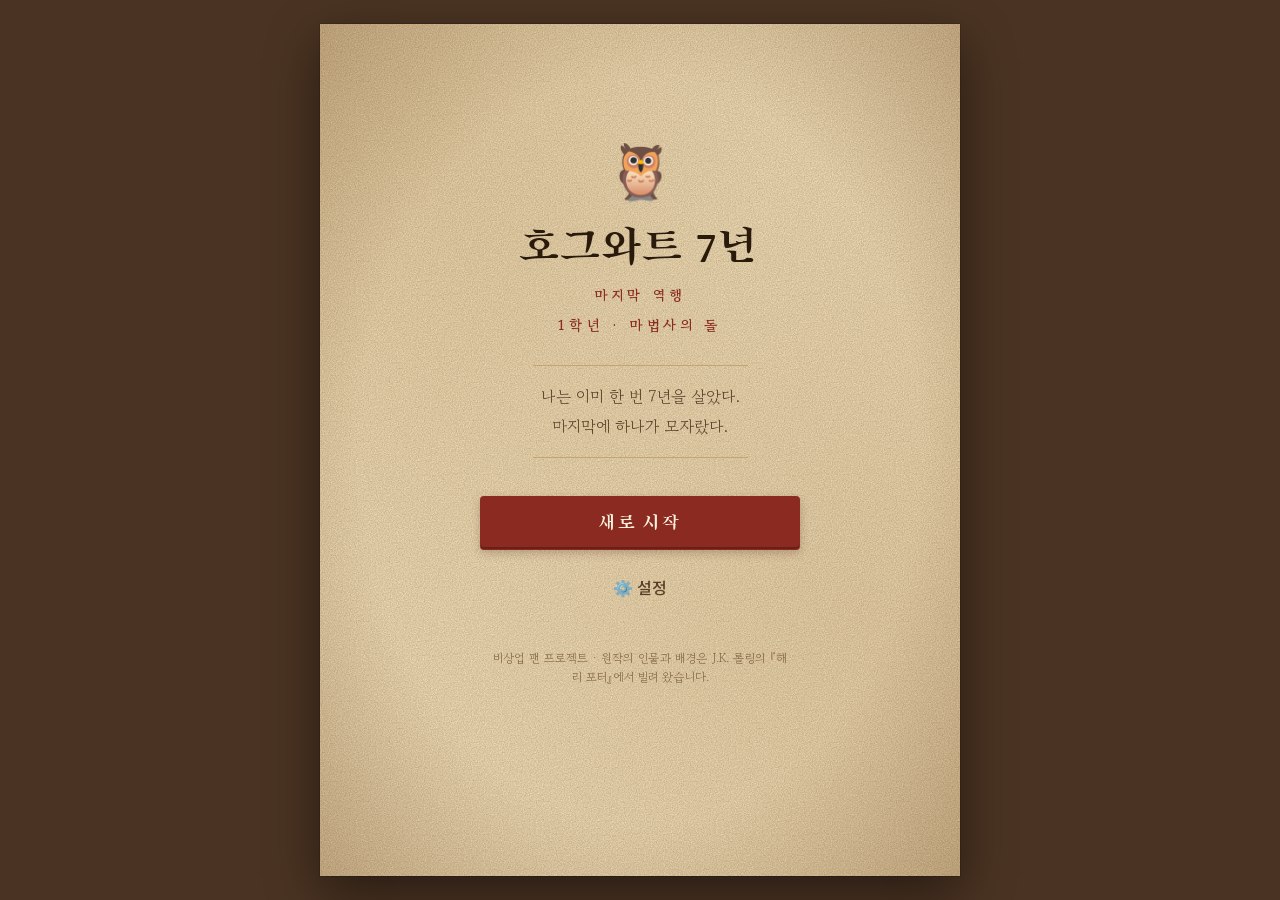
<file: index.html>
<!doctype html>
<html lang="ko">
<head>
<meta charset="UTF-8" />
<meta name="viewport" content="width=device-width, initial-scale=1.0, viewport-fit=cover" />
<title>호그와트 7년</title>
<meta name="description" content="해리 포터와 같은 해에 입학한 윤영운의 호그와트 7년 — 사건 카드로 겪는 텍스트 어드벤처" />
<meta name="theme-color" content="#f3e5c4" media="(prefers-color-scheme: light)" />
<meta name="theme-color" content="#2a2017" media="(prefers-color-scheme: dark)" />
<link rel="manifest" href="manifest.json" />
<link rel="icon" href="icons/icon-192.png" />
<link rel="apple-touch-icon" href="icons/icon-192.png" />
<link rel="preconnect" href="https://fonts.googleapis.com" />
<link rel="preconnect" href="https://fonts.gstatic.com" crossorigin />
<link href="https://fonts.googleapis.com/css2?family=Song+Myung&family=Gowun+Batang:wght@400;700&family=Noto+Serif+KR:wght@400;700&family=Noto+Sans+KR:wght@400;500;700&display=swap" rel="stylesheet" />
<link rel="stylesheet" href="css/style.css" />
</head>
<body>
<div id="app">
  <header id="topbar" hidden>
    <div id="dateline"></div>
    <div id="resbar"></div>
  </header>
  <main id="stage" aria-live="polite"></main>
  <nav id="dock" hidden>
    <button data-sheet="log"><span>📓</span>일기장</button>
    <button data-sheet="bag"><span>🎒</span>소지품</button>
    <button data-sheet="me"><span>🪄</span>나</button>
    <button data-sheet="dex"><span>📖</span>도감</button>
    <button data-sheet="saves"><span>💾</span>저장</button>
    <button data-sheet="settings"><span>⚙️</span>설정</button>
  </nav>
  <div id="sheet-backdrop" hidden></div>
  <section id="sheet" role="dialog" aria-modal="true" hidden>
    <div class="sheet-grip"></div>
    <div id="sheet-body"></div>
  </section>
  <div id="toast" role="status"></div>
</div>

<!-- 데이터 · 코어 (순서 중요) -->
<script src="js/data/meta.js"></script>
<script src="js/core/state.js"></script>
<script src="js/core/rules.js"></script>
<script src="js/core/game.js"></script>
<!-- 1학년 -->
<script src="js/data/year1/knots.js"></script>
<script src="js/data/year1/prologue.js"></script>
<script src="js/data/year1/canon_autumn.js"></script>
<script src="js/data/year1/autumn_knots.js"></script>
<script src="js/data/year1/canon_spring.js"></script>
<script src="js/data/year1/places_castle.js"></script>
<script src="js/data/year1/places_grounds.js"></script>
<script src="js/data/year1/bonds.js"></script>
<script src="js/data/year1/crisis.js"></script>
<script src="js/data/year1/stories.js"></script>
<script src="js/data/year1/system.js"></script>
<script src="js/data/year1/market.js"></script>
<!-- 화면 -->
<script src="js/ui/settings.js"></script>
<script src="js/ui/ui.js"></script>
<script src="js/main.js"></script>
<script src="js/pwa.js"></script>
</body>
</html>
</file>
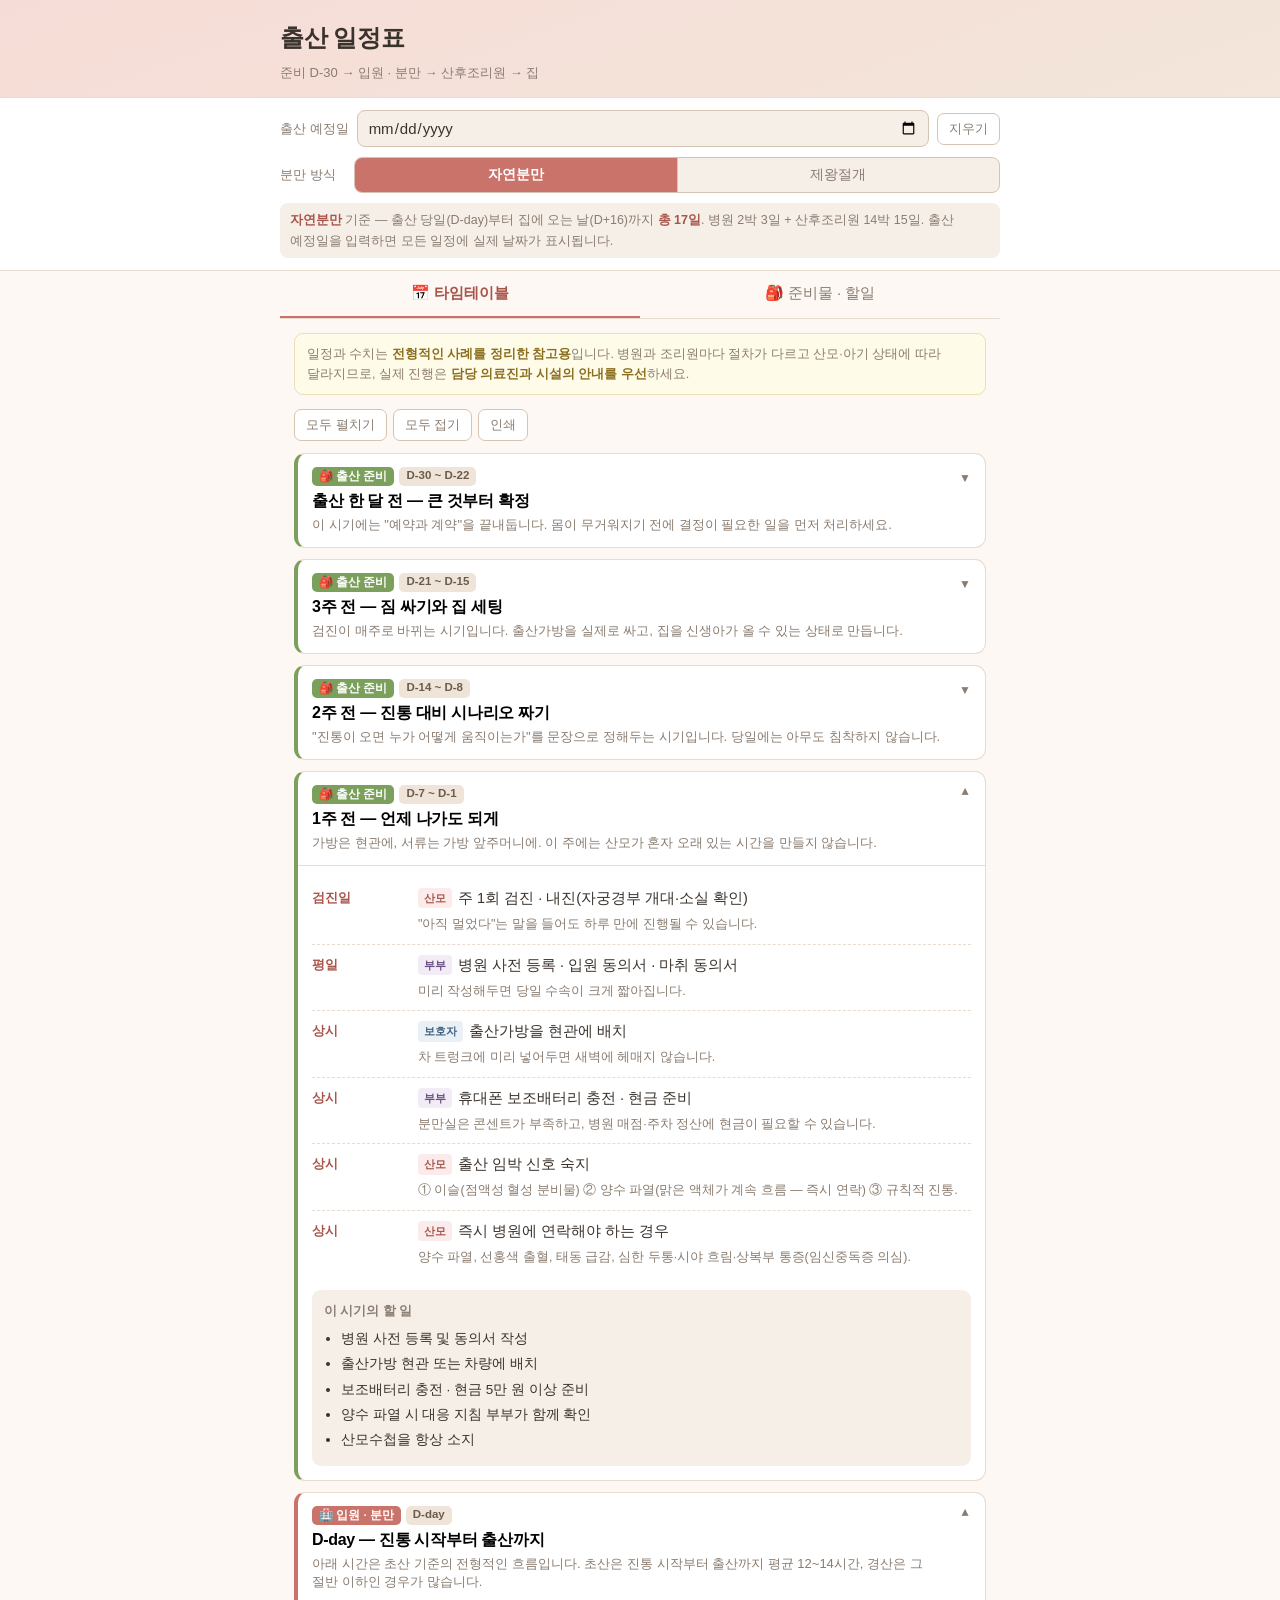
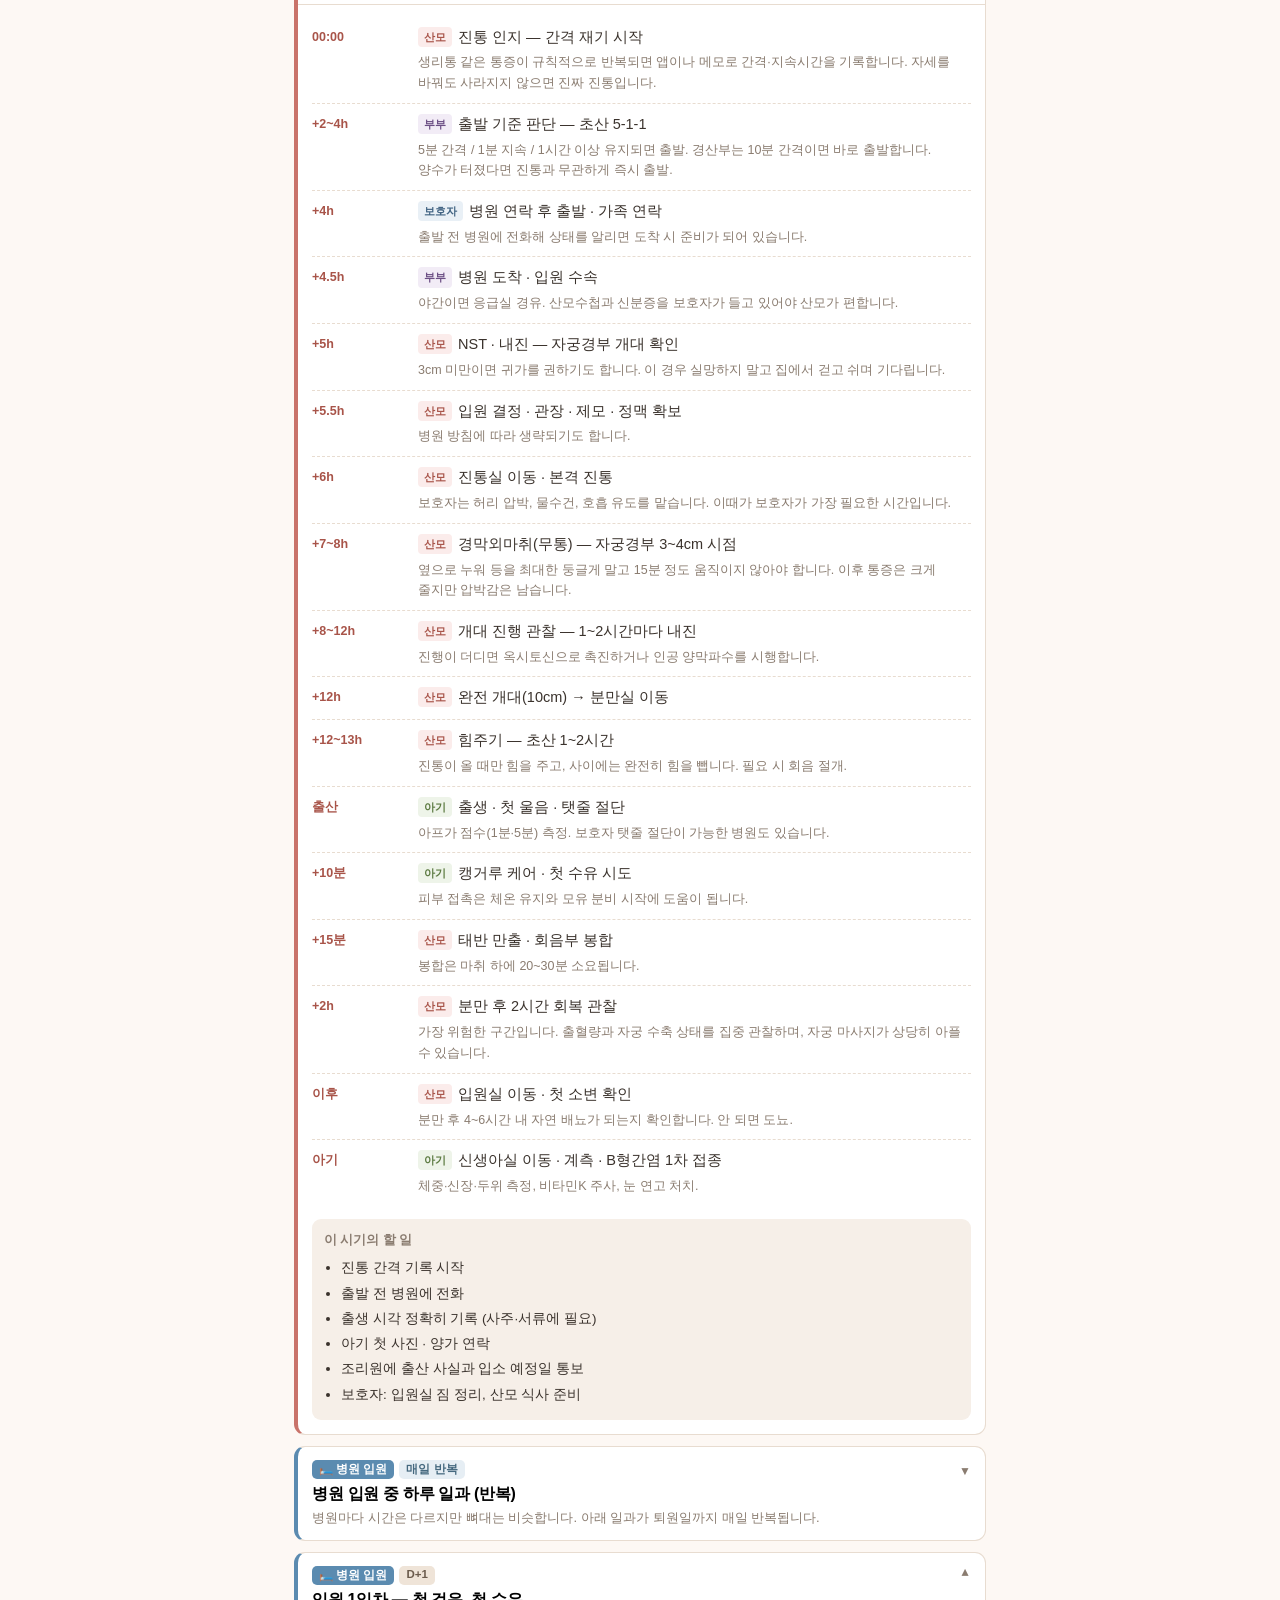
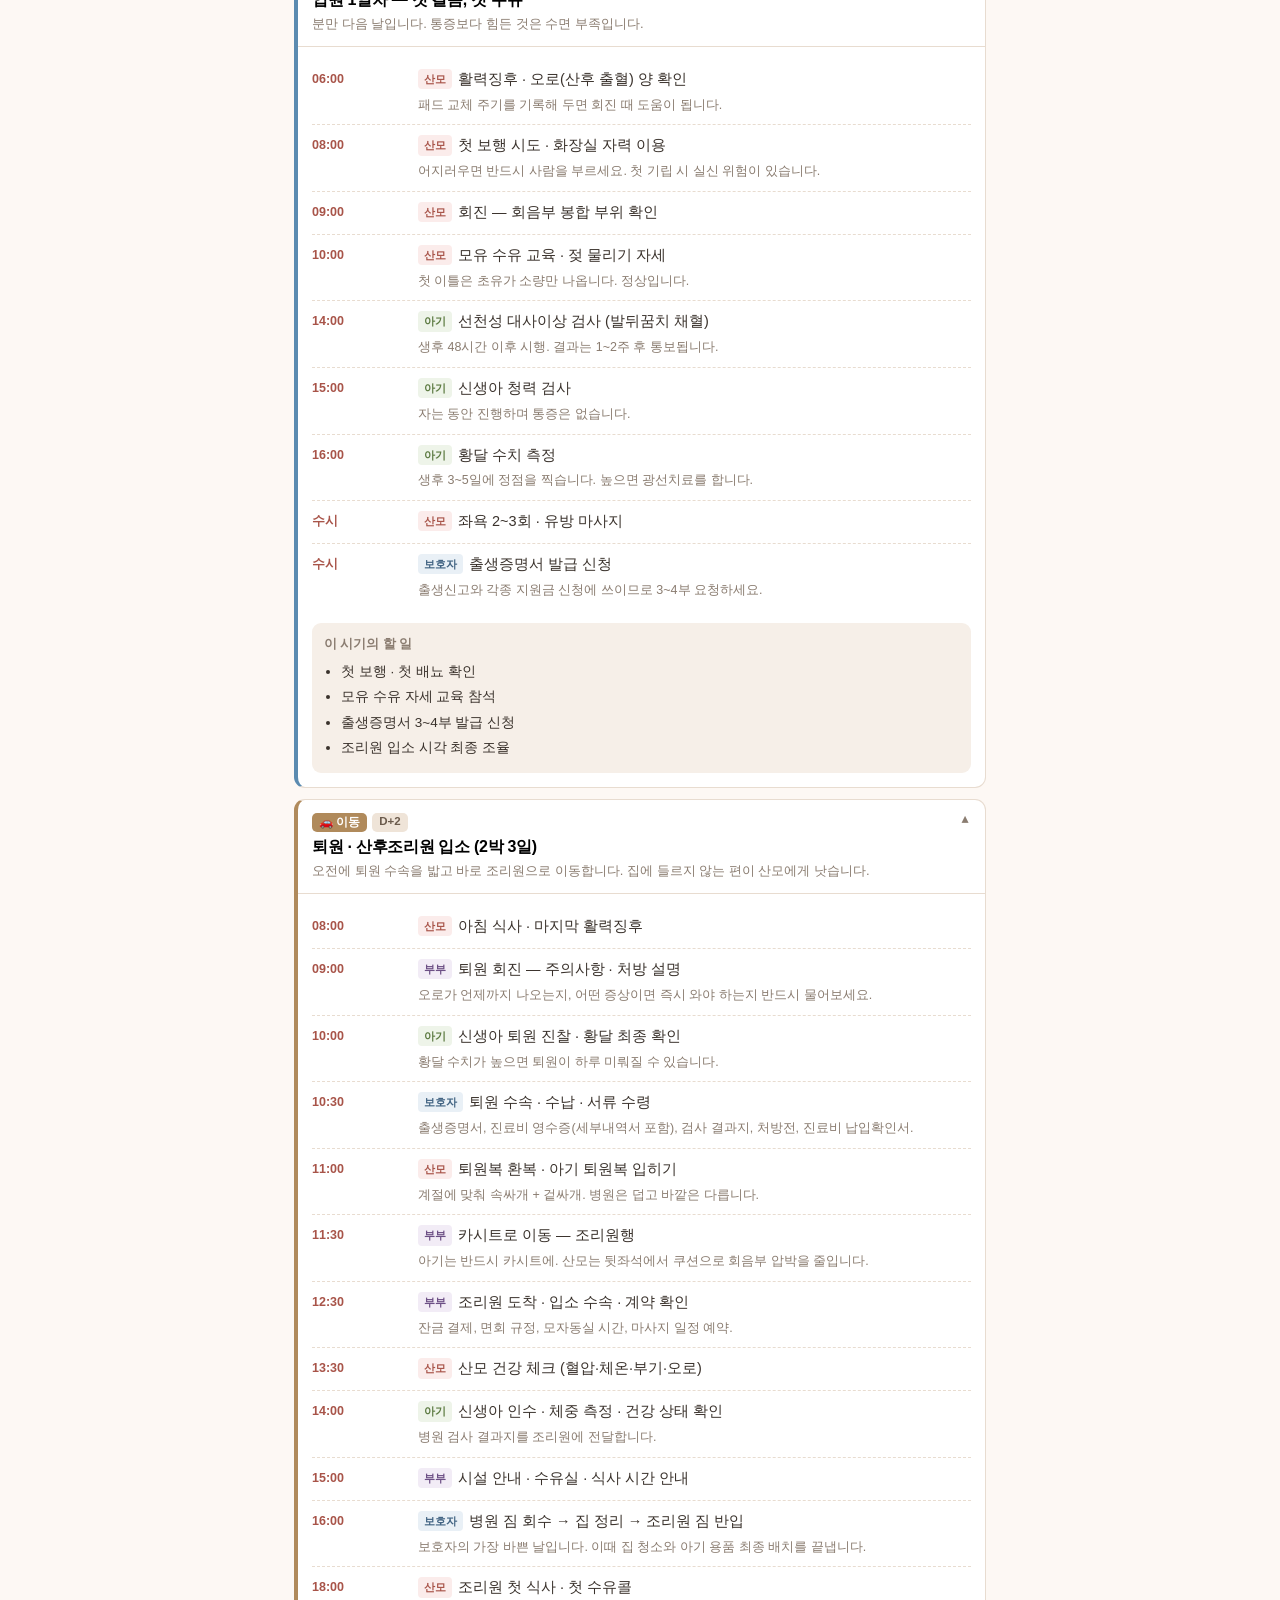
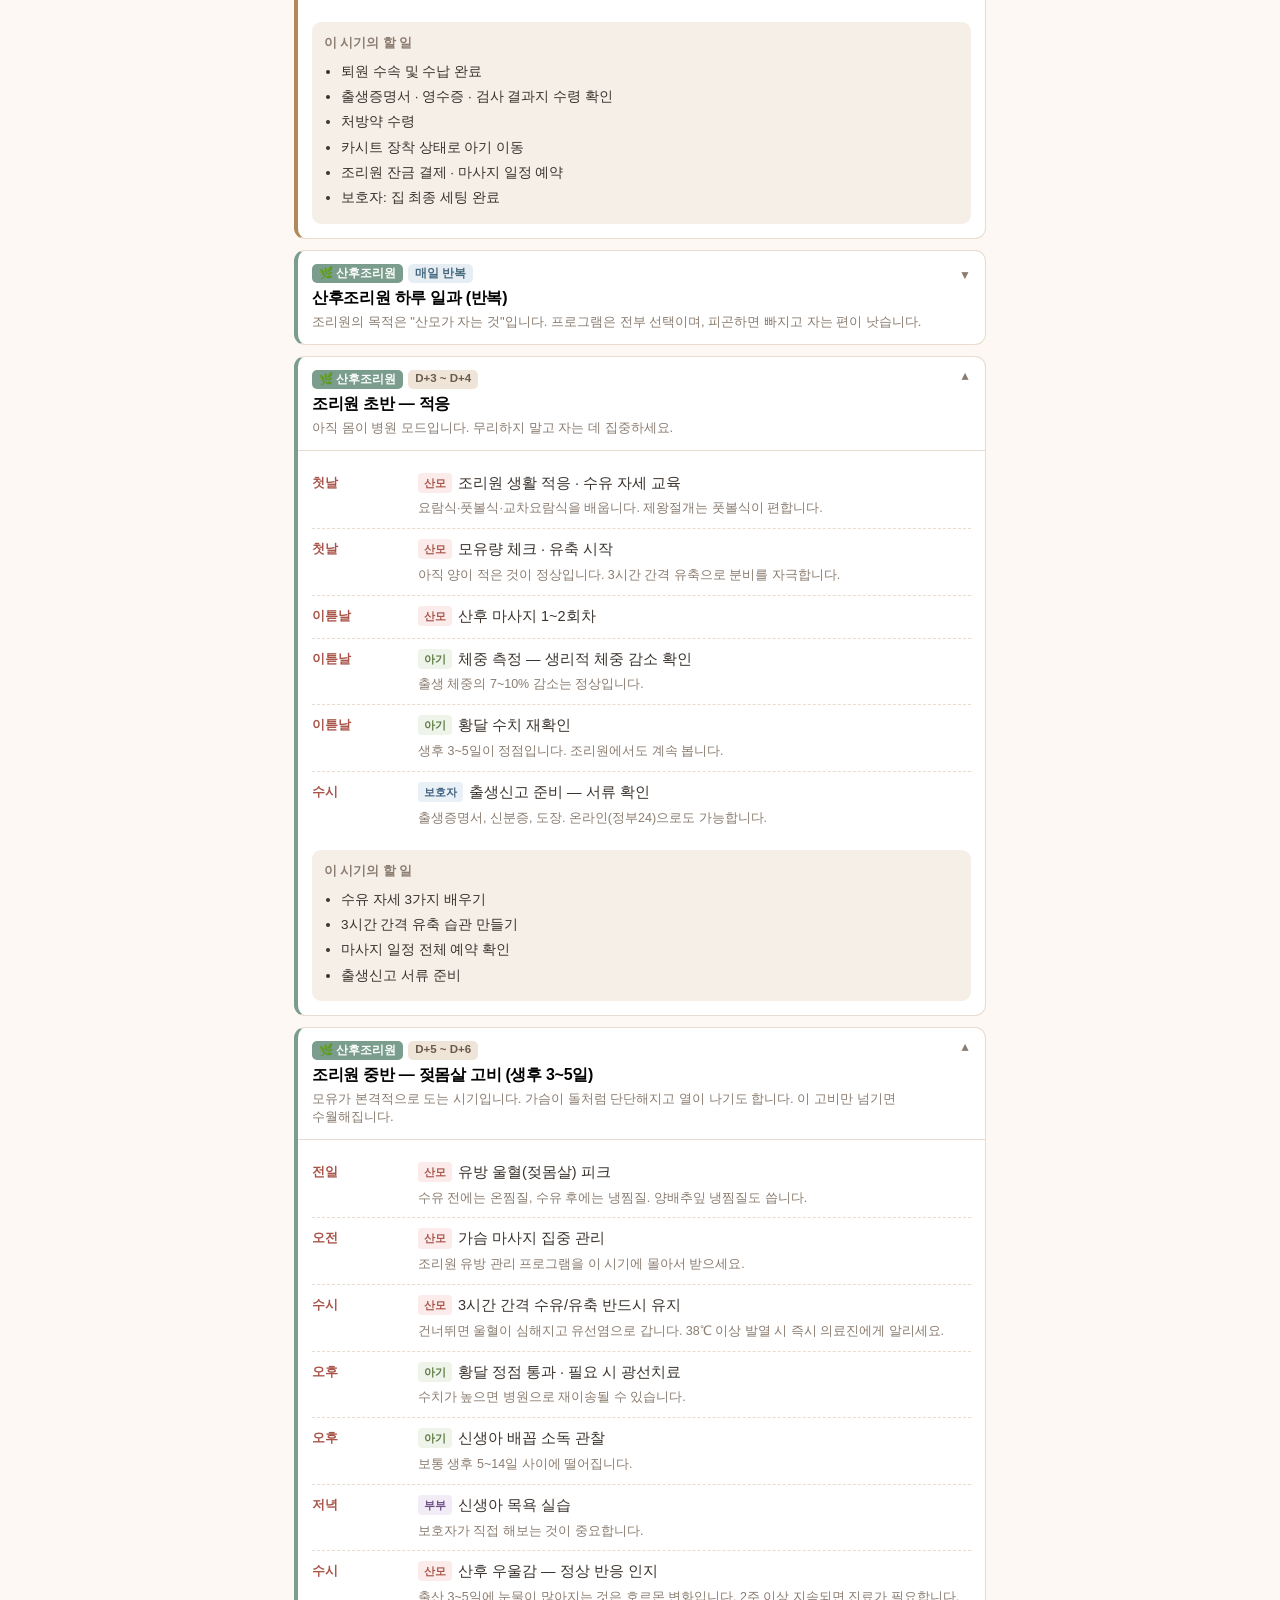
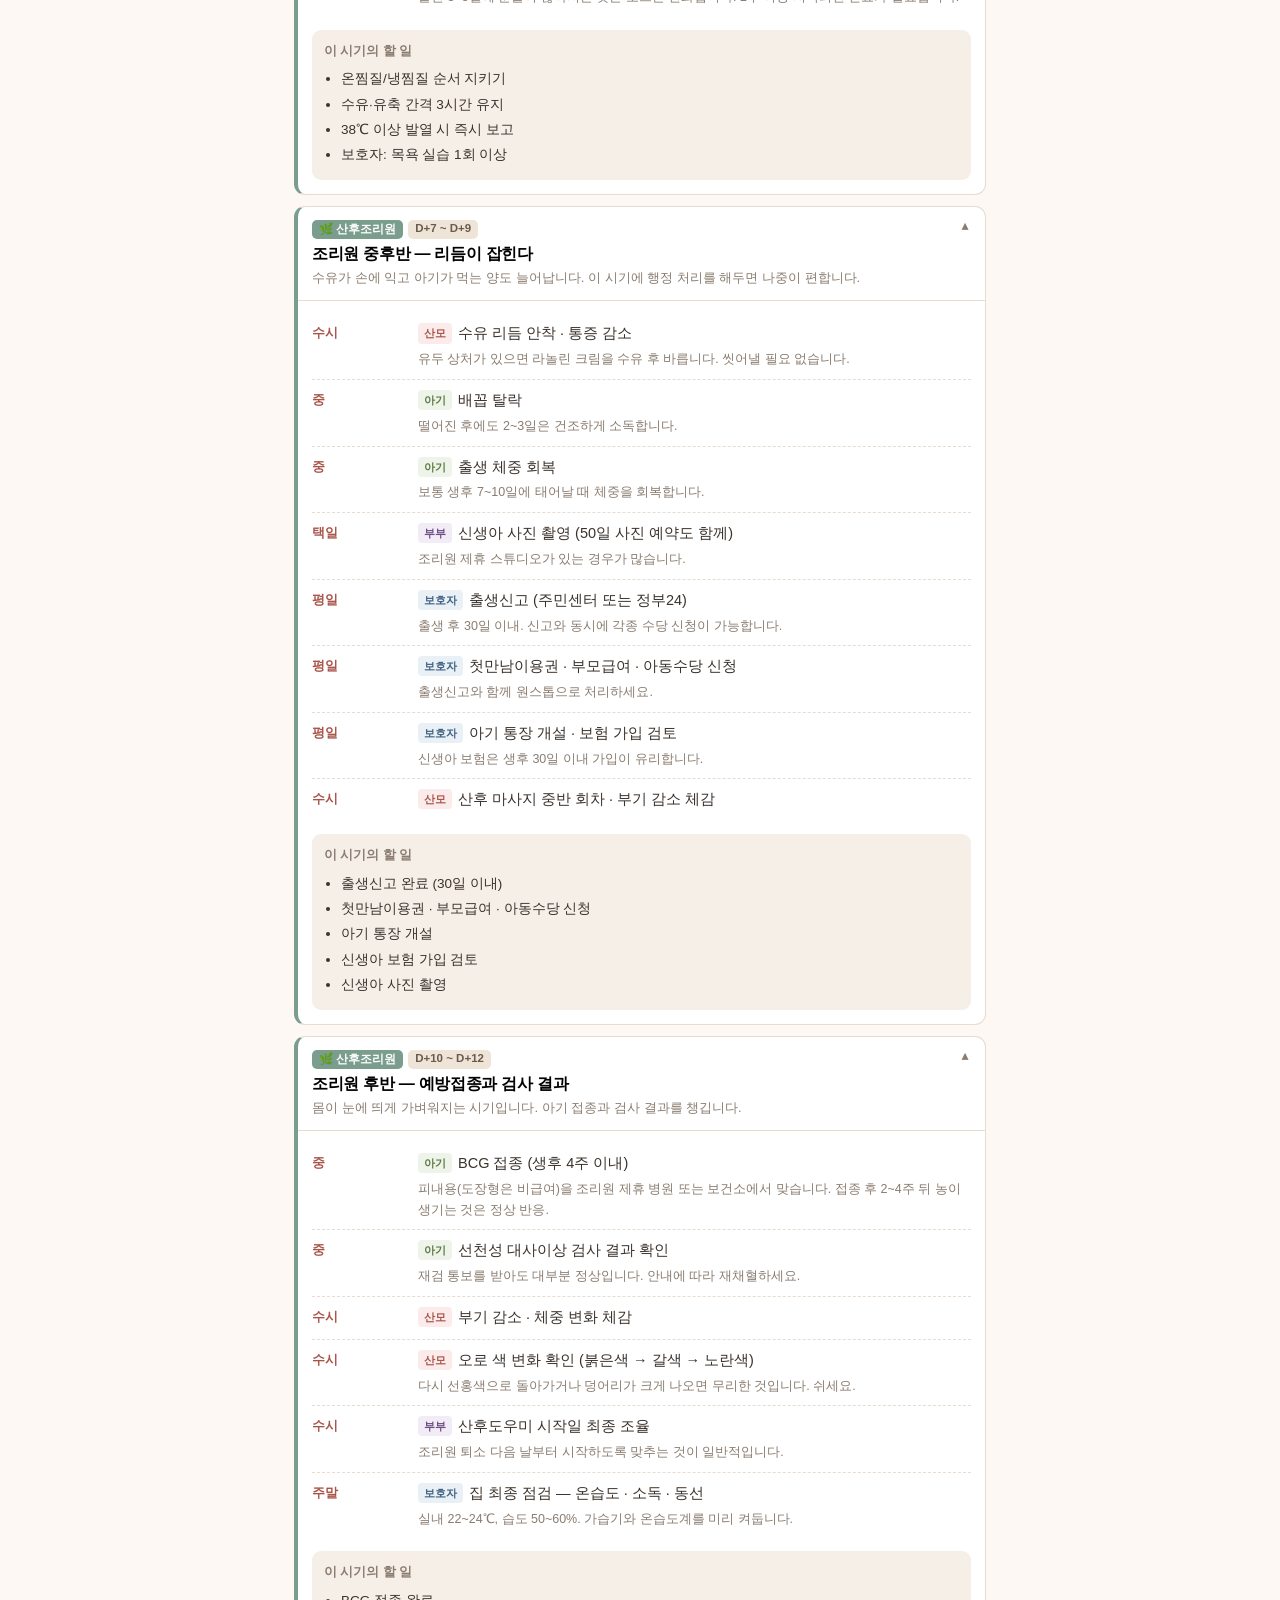
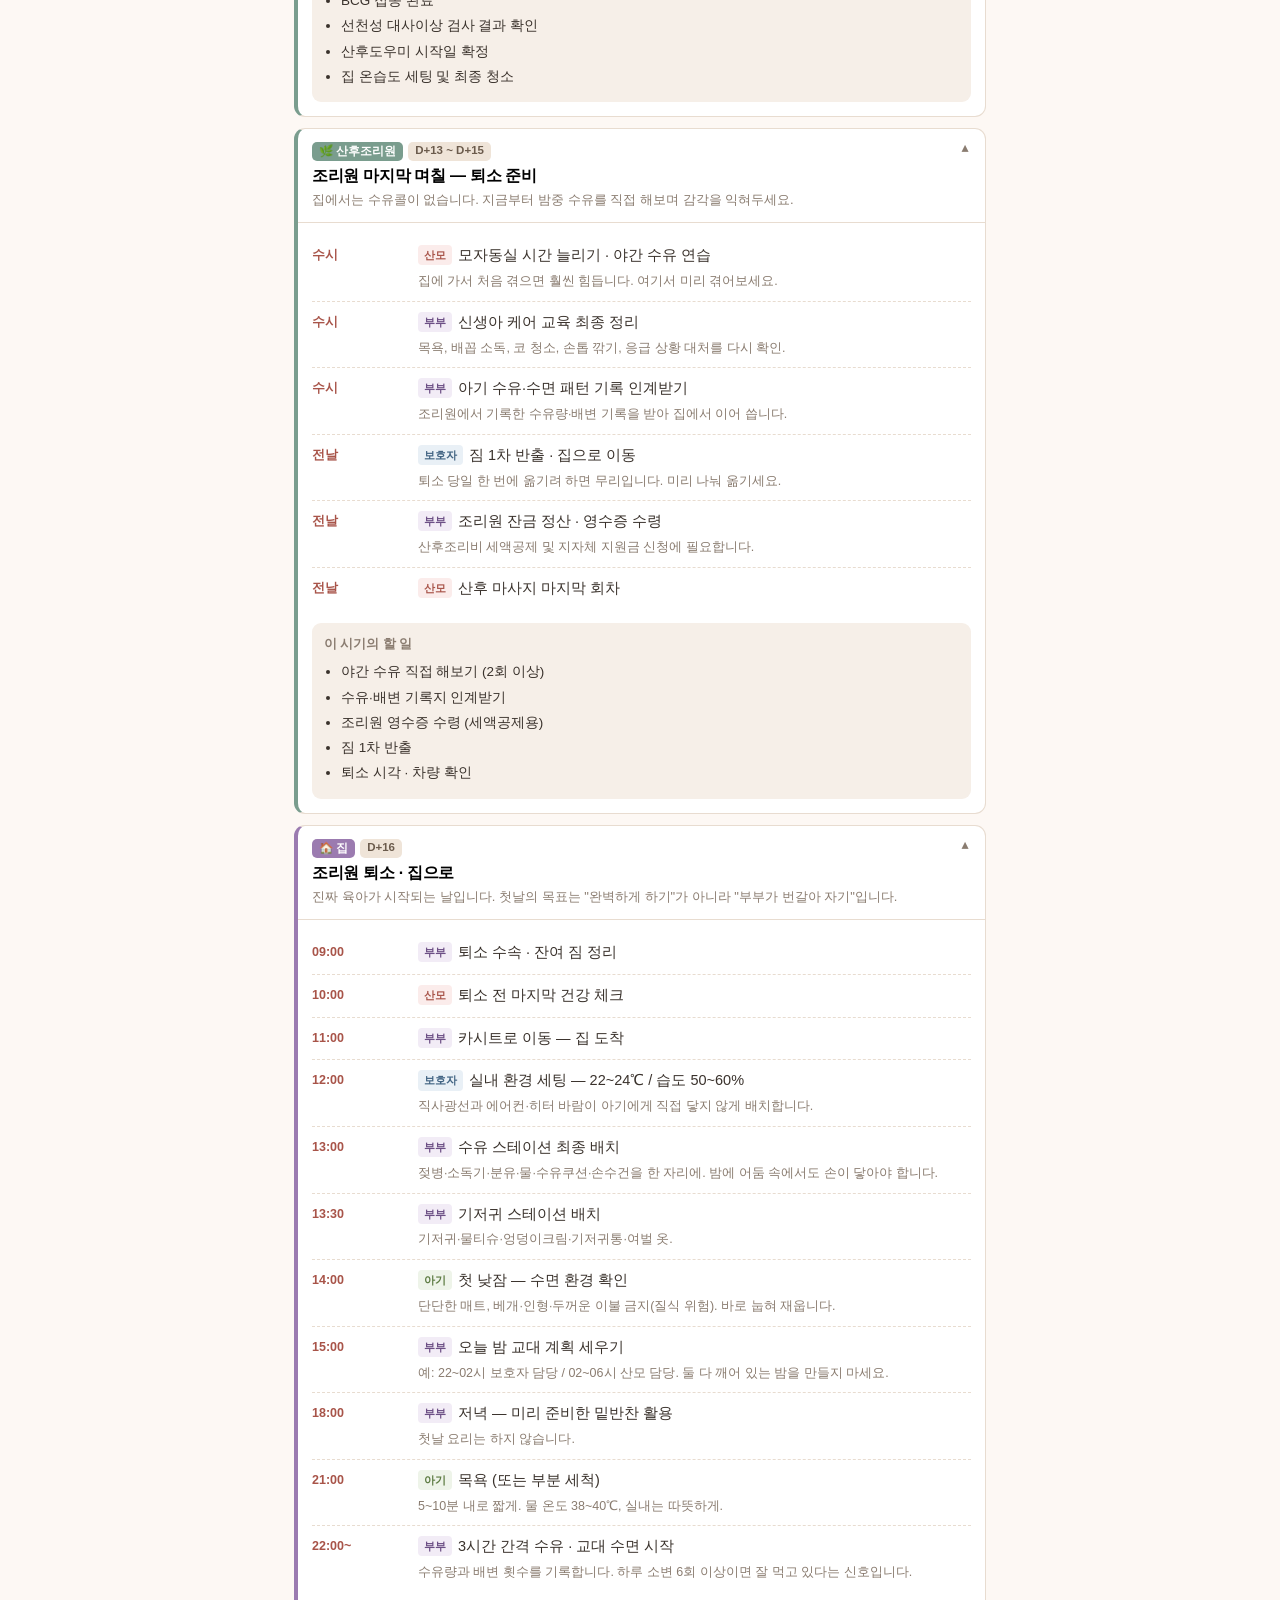
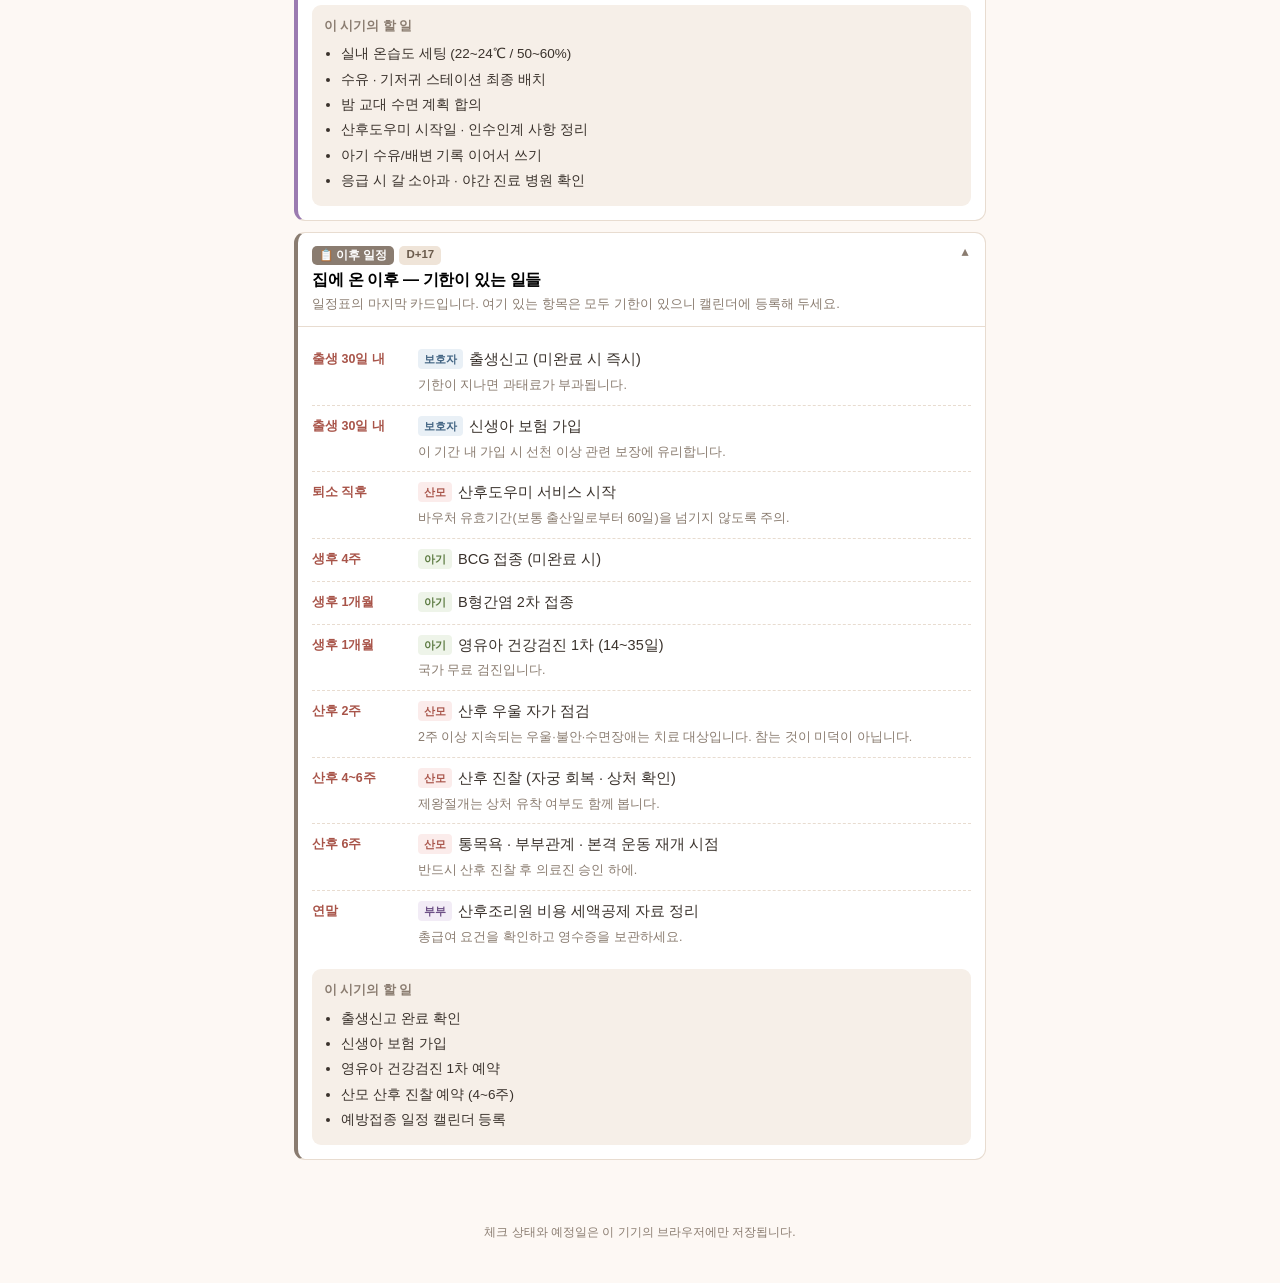
<file: birth-schedule/index.html>
<!doctype html>
<html lang="ko">
<head>
<meta charset="UTF-8" />
<meta name="viewport" content="width=device-width, initial-scale=1.0, viewport-fit=cover" />
<title>출산 준비 일정표 — 준비부터 집에 오기까지</title>
<meta name="description" content="출산 D-30 준비부터 병원 입원·분만, 산후조리원, 집 복귀까지 17~18일 타임테이블과 준비물 체크리스트" />
<meta name="theme-color" content="#fdf8f4" />
<link rel="icon" href="data:image/svg+xml,<svg xmlns='http://www.w3.org/2000/svg' viewBox='0 0 32 32'><text y='26' font-size='26'>🍼</text></svg>" />
<link rel="stylesheet" href="style.css" />
</head>
<body>

<header id="topbar">
  <div class="topbar-inner">
    <h1>출산 일정표</h1>
    <p class="subtitle">준비 D-30 → 입원 · 분만 → 산후조리원 → 집</p>
  </div>
</header>

<div id="controls">
  <div class="controls-inner">

    <div class="control-row">
      <label class="control-label" for="due-date">출산 예정일</label>
      <input type="date" id="due-date" />
      <button type="button" id="btn-clear-date" class="btn-ghost" title="날짜 지우기">지우기</button>
    </div>

    <div class="control-row">
      <span class="control-label">분만 방식</span>
      <div class="segmented" role="group" aria-label="분만 방식 선택">
        <button type="button" class="seg-btn" data-mode="natural">자연분만</button>
        <button type="button" class="seg-btn" data-mode="csection">제왕절개</button>
      </div>
    </div>

    <p id="span-note" class="span-note"></p>

    <div id="progress-wrap" class="progress-wrap hidden">
      <div class="progress-head">
        <span>준비물 · 할일 진행률</span>
        <span id="progress-text">0 / 0</span>
      </div>
      <div class="progress-track"><div id="progress-fill" class="progress-fill"></div></div>
    </div>

  </div>
</div>

<nav id="tabs" role="tablist">
  <button type="button" class="tab-btn" data-tab="timeline" role="tab">📅 타임테이블</button>
  <button type="button" class="tab-btn" data-tab="checklist" role="tab">🎒 준비물 · 할일</button>
</nav>

<main id="main">

  <p class="disclaimer">
    일정과 수치는 <strong>전형적인 사례를 정리한 참고용</strong>입니다. 병원과 조리원마다 절차가 다르고
    산모·아기 상태에 따라 달라지므로, 실제 진행은 <strong>담당 의료진과 시설의 안내를 우선</strong>하세요.
  </p>

  <section id="panel-timeline" class="panel" role="tabpanel">
    <div class="panel-tools">
      <button type="button" class="btn-ghost" data-action="expand-all">모두 펼치기</button>
      <button type="button" class="btn-ghost" data-action="collapse-all">모두 접기</button>
      <button type="button" class="btn-ghost" data-action="print">인쇄</button>
    </div>
    <div id="timeline-list"></div>
  </section>

  <section id="panel-checklist" class="panel hidden" role="tabpanel">
    <div class="panel-tools">
      <button type="button" class="btn-ghost" data-action="expand-all">모두 펼치기</button>
      <button type="button" class="btn-ghost" data-action="collapse-all">모두 접기</button>
      <button type="button" class="btn-ghost" data-action="print">인쇄</button>
      <button type="button" class="btn-ghost btn-danger" data-action="reset-checks">체크 초기화</button>
    </div>
    <div id="checklist-list"></div>
  </section>

</main>

<footer id="footer">
  <p>체크 상태와 예정일은 이 기기의 브라우저에만 저장됩니다.</p>
</footer>

<script src="data.js"></script>
<script src="app.js"></script>
</body>
</html>
</file>
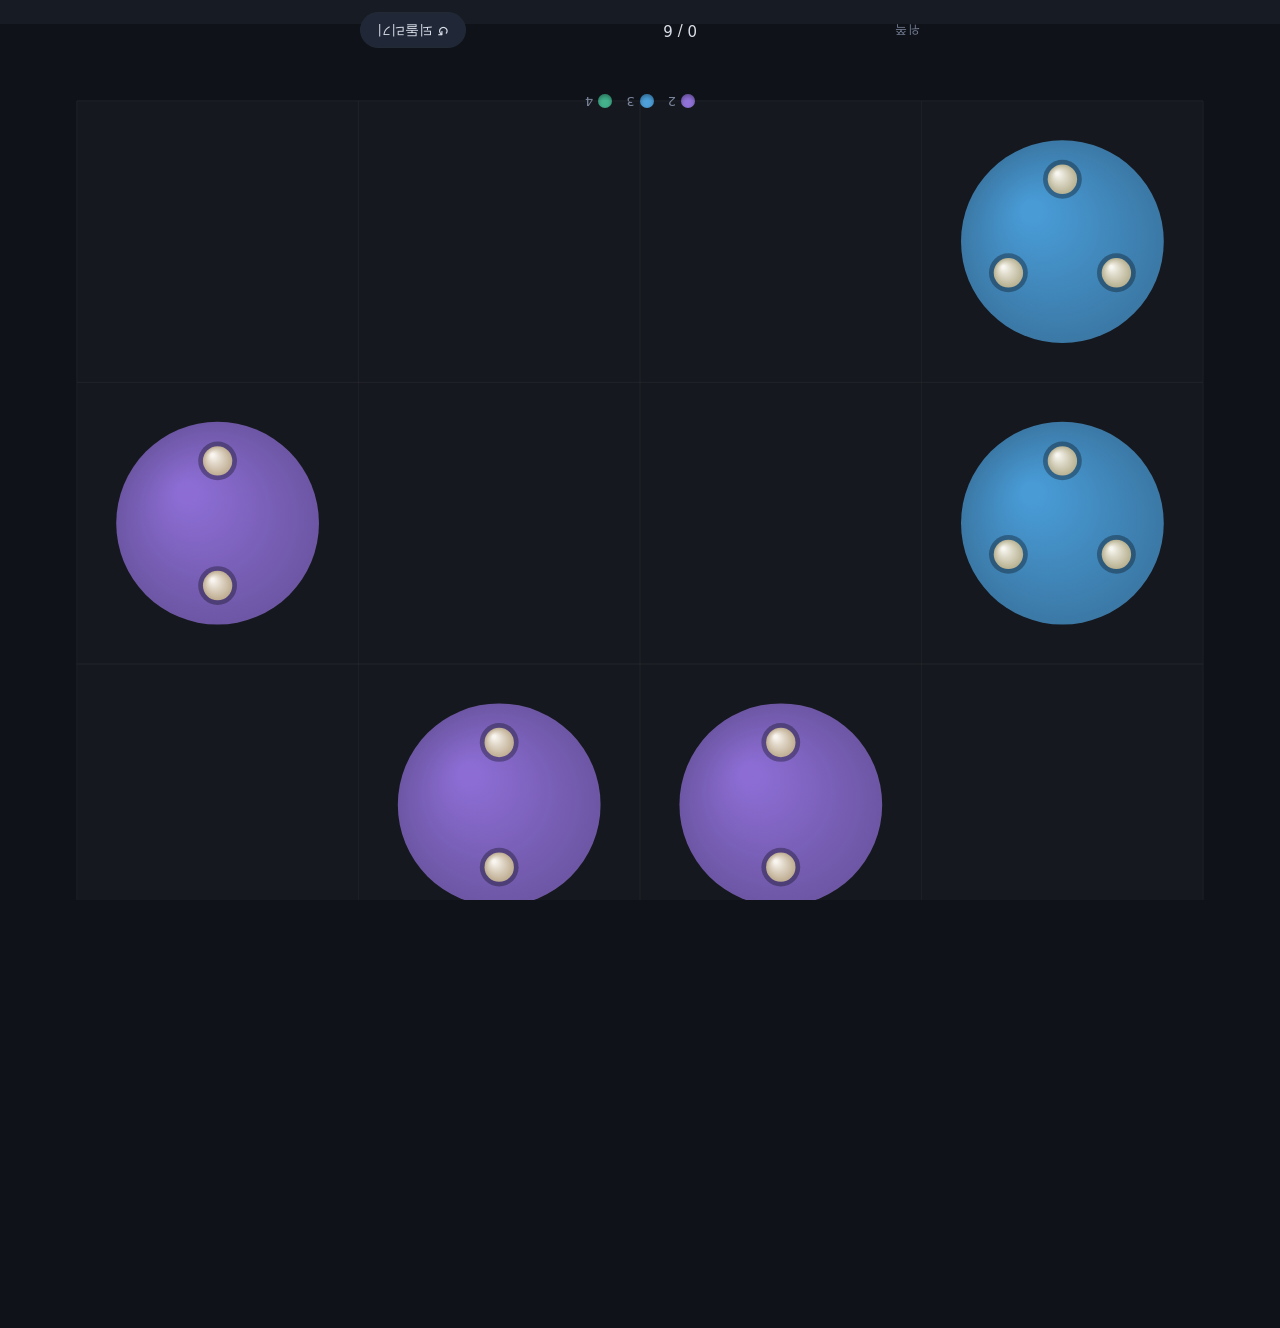
<file: glass-coop/index.html>
<!DOCTYPE html>
<html lang="ko">
<head>
<meta charset="utf-8">
<!-- user-scalable=no 가 없으면 두 손가락이 가까울 때 핀치줌으로 오인식된다 -->
<meta name="viewport" content="width=device-width, initial-scale=1, maximum-scale=1, user-scalable=no, viewport-fit=cover">
<meta name="theme-color" content="#0f1218">
<meta name="apple-mobile-web-app-capable" content="yes">
<title>유리 나누기</title>
<!-- 데이터 URI로 넣어 favicon.ico 요청(=404) 자체를 없앤다 -->
<link rel="icon" href='data:image/svg+xml,<svg xmlns="http://www.w3.org/2000/svg" viewBox="0 0 32 32"><rect width="32" height="32" fill="%230f1218"/><rect x="3" y="3" width="11" height="11" fill="%234a9eda"/><rect x="18" y="3" width="11" height="11" fill="%23d9455f"/><rect x="3" y="18" width="11" height="11" fill="%23e8a33d"/><rect x="18" y="18" width="11" height="11" fill="%233fb08a"/></svg>'>
<link rel="manifest" href="manifest.json">
<link rel="stylesheet" href="css/style.css">
</head>
<body>

<div id="app">
  <!-- 위쪽 사람 (180° 회전) -->
  <section class="panel panel-b" data-player="B">
    <div class="panel-inner">
      <div class="legend" data-legend></div>
      <div class="coop-status" data-coop></div>
      <div class="panel-row">
        <span class="who">위쪽</span>
        <span class="progress" data-progress>0 / 0</span>
        <button class="btn" data-undo type="button">↺ 되돌리기</button>
      </div>
    </div>
  </section>

  <!-- 공용 격자 -->
  <main class="board">
    <canvas id="board"></canvas>
    <div class="overlay" data-overlay hidden>
      <div class="overlay-card">
        <p class="overlay-title">완성!</p>
        <p class="overlay-sub" data-overlay-sub></p>
        <button class="btn btn-primary" data-next type="button">다음 창 →</button>
      </div>
    </div>
  </main>

  <!-- 아래쪽 사람 (정방향) -->
  <section class="panel panel-a" data-player="A">
    <div class="panel-inner">
      <div class="legend" data-legend></div>
      <div class="coop-status" data-coop></div>
      <div class="panel-row">
        <span class="who">아래쪽</span>
        <span class="progress" data-progress>0 / 0</span>
        <button class="btn" data-undo type="button">↺ 되돌리기</button>
      </div>
    </div>
  </section>
</div>

<script type="module" src="js/main.js"></script>
</body>
</html>
</file>
<file: css/style.css>
/* 호그와트 7년 — 책상 위의 양피지 한 장
   낮: 햇빛 아래 양피지 · 밤: 촛불 아래 양피지
   본문은 진한 먹색(대비 12:1 이상), 장식은 테두리·제목·도장에만 쓴다 */
:root {
  --desk: #4a3322;          /* 바깥 책상 */
  --paper: #f3e5c4;         /* 양피지 */
  --paper-deep: #e6d2a6;    /* 덧댄 종이·패널 */
  --slip: #f8eed6;          /* 선택지 쪽지 */
  --ink: #2a1a0c;           /* 먹 */
  --ink2: #5a3f26;
  --ink3: #866848;
  --rule: #c4a571;          /* 괘선 */
  --seal: #8a2a20;          /* 밀랍 붉은색 */
  --seal-ink: #fbefdc;
  --gold: #8f6a1c;          /* 금박 (종이 위에서 읽히는 어두운 금) */
  --good: #2c5e33;
  --bad: #9a2c1f;
  --leather: #3a2516;       /* 가죽 띠 */
  --leather-ink: #ecd9a9;
  --edge: rgba(110, 66, 20, .28);   /* 그을린 가장자리 */
  --grain-alpha: .10;
  --shadow: 0 1px 0 rgba(255,255,255,.45) inset, 0 1px 2px rgba(70,40,10,.10), 0 3px 10px rgba(70,40,10,.10);
  --display: 'Song Myung', 'Gowun Batang', 'Noto Serif KR', serif;
  --serif: 'Gowun Batang', 'Noto Serif KR', 'Nanum Myeongjo', 'AppleMyungjo', serif;
  --sans: 'Noto Sans KR', -apple-system, 'Apple SD Gothic Neo', 'Malgun Gothic', sans-serif;
  --fs: 18px;
  --s-courage: #8a2a20; --s-wisdom: #24456f; --s-diligence: #8a6414; --s-cunning: #285c3d; --s-magic: #5a3478;
  color-scheme: light;
}
@media (prefers-color-scheme: dark) {
  :root:not([data-theme="light"]) {
    --desk: #0b0805; --paper: #2a2017; --paper-deep: #352a1e; --slip: #33281c;
    --ink: #f1e3c3; --ink2: #d2bb8f; --ink3: #a08a66; --rule: #6a5434;
    --seal: #c8584a; --seal-ink: #fff3e3; --gold: #e2b65e; --good: #9fd29c; --bad: #f2937f;
    --leather: #160f09; --leather-ink: #e8cf92; --edge: rgba(0, 0, 0, .55); --grain-alpha: .06;
    --shadow: 0 1px 2px rgba(0,0,0,.4), 0 4px 14px rgba(0,0,0,.35);
    --s-courage: #e07a6c; --s-wisdom: #8db4e8; --s-diligence: #e0b85e; --s-cunning: #84c99c; --s-magic: #c3a0e8;
    color-scheme: dark;
  }
}
:root[data-theme="dark"] {
  --desk: #0b0805; --paper: #2a2017; --paper-deep: #352a1e; --slip: #33281c;
  --ink: #f1e3c3; --ink2: #d2bb8f; --ink3: #a08a66; --rule: #6a5434;
  --seal: #c8584a; --seal-ink: #fff3e3; --gold: #e2b65e; --good: #9fd29c; --bad: #f2937f;
  --leather: #160f09; --leather-ink: #e8cf92; --edge: rgba(0, 0, 0, .55); --grain-alpha: .06;
  --shadow: 0 1px 2px rgba(0,0,0,.4), 0 4px 14px rgba(0,0,0,.35);
  --s-courage: #e07a6c; --s-wisdom: #8db4e8; --s-diligence: #e0b85e; --s-cunning: #84c99c; --s-magic: #c3a0e8;
  color-scheme: dark;
}
:root[data-font="l"] { --fs: 20px; }
:root[data-font="xl"] { --fs: 22.5px; }

* { box-sizing: border-box; }
html { -webkit-text-size-adjust: 100%; }
body {
  margin: 0; color: var(--ink); font-family: var(--sans);
  background-color: var(--desk);
  -webkit-font-smoothing: antialiased; -webkit-tap-highlight-color: transparent;
}
button { font: inherit; color: inherit; cursor: pointer; }
button:focus-visible { outline: 2px solid var(--gold); outline-offset: 2px; }

/* 양피지 한 장: 종이 결(노이즈) + 얼룩 + 그을린 가장자리 */
#app {
  position: relative; max-width: 640px; margin: 0 auto; min-height: 100vh; min-height: 100dvh;
  background-color: var(--paper);
  background-image:
    url("data:image/svg+xml,%3Csvg xmlns='http://www.w3.org/2000/svg' width='180' height='180'%3E%3Cfilter id='n'%3E%3CfeTurbulence type='fractalNoise' baseFrequency='.85' numOctaves='3' stitchTiles='stitch'/%3E%3CfeColorMatrix values='0 0 0 0 .32 0 0 0 0 .2 0 0 0 0 .08 0 0 0 1 0'/%3E%3C/filter%3E%3Crect width='100%25' height='100%25' filter='url(%23n)' opacity='.5'/%3E%3C/svg%3E"),
    radial-gradient(ellipse at 18% 12%, rgba(160, 110, 40, .10), transparent 45%),
    radial-gradient(ellipse at 85% 70%, rgba(150, 95, 30, .09), transparent 50%),
    radial-gradient(ellipse at 50% 50%, transparent 62%, var(--edge) 100%);
  background-blend-mode: multiply, normal, normal, normal;
}
:root[data-theme="dark"] #app { background-blend-mode: soft-light, normal, normal, normal; }
@media (prefers-color-scheme: dark) { :root:not([data-theme="light"]) #app { background-blend-mode: soft-light, normal, normal, normal; } }
@media (min-width: 660px) {
  #app { margin: 24px auto; min-height: calc(100vh - 48px); box-shadow: 0 0 0 1px rgba(0,0,0,.15), 0 18px 50px rgba(0,0,0,.45); }
}

/* ── 상단: 머리 괘선 ── */
#topbar {
  position: sticky; top: 0; z-index: 10;
  background: color-mix(in srgb, var(--paper) 94%, transparent);
  backdrop-filter: blur(6px); -webkit-backdrop-filter: blur(6px);
  padding: calc(env(safe-area-inset-top) + 8px) 16px 8px;
  border-bottom: 3px double var(--rule);
}
#dateline { display: flex; align-items: center; gap: 8px; font-family: var(--serif); font-size: 14px; color: var(--ink2); }
#dateline .year { font-family: var(--display); font-size: 16px; color: var(--ink); }
#dateline .house {
  margin-left: auto; font-family: var(--display); font-size: 13px; color: var(--seal-ink); background: var(--house);
  padding: 2px 11px; border-radius: 3px; letter-spacing: .08em; box-shadow: inset 0 0 0 1px rgba(255,255,255,.25);
}
#resbar { display: flex; gap: 4px; margin-top: 6px; }
#resbar .res {
  flex: 1; display: flex; align-items: center; justify-content: center; gap: 4px; padding: 4px 0;
  background: transparent; border: 1px solid var(--rule); border-radius: 4px; font-size: 13px; color: var(--ink);
}
#resbar .res b { font-variant-numeric: tabular-nums; font-weight: 700; }
#resbar .res.low b { color: var(--bad); }
#resbar .res.up { animation: up .9s; }
#resbar .res.down { animation: down .9s; }
@keyframes up { 0%, 60% { background: color-mix(in srgb, var(--good) 20%, transparent); } }
@keyframes down { 0%, 60% { background: color-mix(in srgb, var(--bad) 20%, transparent); } }

/* ── 본문 ── */
#stage { padding: 22px 16px calc(100px + env(safe-area-inset-bottom)); }
.scene-head {
  display: flex; flex-wrap: wrap; gap: 4px 10px; font-family: var(--serif); font-size: 13px;
  color: var(--ink3); letter-spacing: .06em;
}
.scene-head span + span::before { content: '✦'; margin-right: 10px; font-size: 9px; vertical-align: 2px; color: var(--gold); }
.scene-title {
  font-family: var(--display); font-size: 29px; font-weight: 400; margin: 6px 0 4px; line-height: 1.3;
  color: var(--ink); text-wrap: balance;
}
.scene-title::after {
  content: ''; display: block; height: 10px; margin: 12px 0 18px;
  background:
    linear-gradient(var(--rule), var(--rule)) left center / calc(50% - 18px) 1px no-repeat,
    linear-gradient(var(--rule), var(--rule)) right center / calc(50% - 18px) 1px no-repeat,
    radial-gradient(circle, var(--gold) 3px, transparent 3.5px) center / 12px 10px no-repeat;
}
.prose { font-family: var(--serif); font-size: var(--fs); line-height: 1.9; word-break: keep-all; overflow-wrap: anywhere; color: var(--ink); }
.prose p { margin: 0 0 1em; }
.prose p:not(.shown) { display: none; }
.prose em { font-style: italic; color: var(--ink2); }
/* 장면 첫 글자: 필사본의 붉은 머리글자 */
.scene > .prose > p:first-child::first-letter {
  font-family: var(--display); float: left; font-size: 3.15em; line-height: .92; margin: .06em .14em 0 0;
  color: var(--seal);
}
:root[data-motion="full"] .prose p.shown { animation: fadein .5s ease-out; }
@keyframes fadein { from { opacity: 0; } to { opacity: 1; } }

.recall {
  display: flex; gap: 10px; align-items: flex-start; background: var(--paper-deep);
  border: 1px dashed var(--rule); padding: 10px 12px; border-radius: 2px; margin: -4px 0 18px;
  font-family: var(--serif); font-size: 14.5px; color: var(--ink2); line-height: 1.65; transform: rotate(-.4deg);
}
.recall b { display: block; color: var(--ink); font-size: 13.5px; }

.chips { display: flex; flex-wrap: wrap; gap: 6px; margin: 4px 0 16px; }
.chip {
  font-size: 12.5px; padding: 3px 9px; border-radius: 3px; border: 1px solid var(--rule);
  background: color-mix(in srgb, var(--slip) 70%, transparent); color: var(--ink2);
}
.chip.good { color: var(--good); border-color: color-mix(in srgb, var(--good) 45%, var(--rule)); }
.chip.bad { color: var(--bad); border-color: color-mix(in srgb, var(--bad) 45%, var(--rule)); }
.chip.big { font-weight: 700; }

/* 결과: 꽃무늬 구분선 */
.result { margin-top: 10px; padding-top: 6px; }
.result::before {
  content: '❦'; display: block; text-align: center; color: var(--gold); font-size: 18px; margin-bottom: 14px;
  background:
    linear-gradient(var(--rule), var(--rule)) left center / calc(50% - 22px) 1px no-repeat,
    linear-gradient(var(--rule), var(--rule)) right center / calc(50% - 22px) 1px no-repeat;
}
.picked { font-family: var(--serif); color: var(--ink2); font-size: 15.5px; margin-bottom: 10px; }
.picked span { color: var(--gold); font-weight: 700; }
/* 판정: 찍힌 도장 */
.grade {
  display: inline-block; font-family: var(--display); font-size: 16px; padding: 2px 12px; margin-bottom: 14px;
  border: 2px solid currentColor; border-radius: 4px; transform: rotate(-2deg); letter-spacing: .12em;
}
.grade small { font-family: var(--sans); font-size: 11px; opacity: .75; margin-left: 4px; letter-spacing: 0; }
.g-crit { color: var(--gold); box-shadow: inset 0 0 0 2px color-mix(in srgb, var(--gold) 30%, transparent); }
.g-success { color: var(--good); }
.g-fail { color: var(--ink2); }
.g-fumble { color: var(--bad); }

/* ── 선택지: 양피지 쪽지 ── */
.choices { display: flex; flex-direction: column; gap: 12px; margin-top: 10px; }
:root[data-motion="full"] .choices.appear .choice { animation: fadein .4s ease-out both; }
.choice {
  text-align: left; background: var(--slip); border: 1px solid var(--rule); border-radius: 3px;
  padding: 12px 14px 12px 16px; box-shadow: var(--shadow); transition: transform .08s; position: relative;
}
.choice::before { content: ''; position: absolute; left: 6px; top: 10px; bottom: 10px; width: 1px; background: var(--rule); }
.choice:active { transform: translateY(1px); }
.choice:disabled { opacity: .5; }
.choice-top { display: flex; align-items: center; gap: 8px; margin-bottom: 6px; min-height: 4px; }
/* 능력치: 밀랍 인장 */
.tag {
  display: inline-flex; align-items: center; gap: 4px; font-size: 12.5px; font-weight: 700;
  color: var(--seal-ink); background: var(--seal); padding: 2px 10px 2px 8px; border-radius: 99px;
  box-shadow: inset 0 -1px 0 rgba(0,0,0,.2), inset 0 1px 0 rgba(255,255,255,.2);
}
.tag.s-courage { background: var(--s-courage); }
.tag.s-wisdom { background: var(--s-wisdom); }
.tag.s-diligence { background: var(--s-diligence); }
.tag.s-cunning { background: var(--s-cunning); }
.tag.s-magic { background: var(--s-magic); }
:root[data-theme="dark"] .tag { color: #1b120a; }
@media (prefers-color-scheme: dark) { :root:not([data-theme="light"]) .tag { color: #1b120a; } }
.tag.key { color: var(--gold); background: transparent; box-shadow: none; }
.pct { margin-left: auto; font-size: 13px; font-weight: 700; font-variant-numeric: tabular-nums; color: var(--ink2); }
.pct.hi { color: var(--good); }
.pct.lo { color: var(--bad); }
.choice-label { font-family: var(--serif); font-size: calc(var(--fs) - 1px); line-height: 1.55; color: var(--ink); font-weight: 700; }
.bonus { display: flex; flex-wrap: wrap; gap: 4px 10px; margin-top: 6px; }
.bonus span { font-size: 12px; color: var(--gold); font-weight: 700; }
.bonus span.neg { color: var(--bad); }
/* 계속: 밀랍 봉인 */
.continue {
  align-self: flex-end; background: var(--seal); color: var(--seal-ink); border: 0; border-radius: 99px;
  padding: 12px 28px; font-family: var(--display); font-size: 17px; letter-spacing: .1em;
  box-shadow: inset 0 -2px 0 rgba(0,0,0,.25), inset 0 2px 0 rgba(255,255,255,.18), 0 3px 8px rgba(70,20,10,.3);
}
.continue span { margin-left: 4px; }

/* ── 행선지: 지도 위의 표식 ── */
.travel-head { display: flex; align-items: center; gap: 10px; font-family: var(--serif); font-size: 13px; color: var(--ink3); }
.progress { flex: 1; height: 6px; border: 1px solid var(--rule); border-radius: 0; overflow: hidden; }
.progress i { display: block; height: 100%; background: repeating-linear-gradient(90deg, var(--gold) 0 6px, transparent 6px 8px); }
.travel-mood { font-family: var(--serif); color: var(--ink2); line-height: 1.75; margin: -6px 0 18px; font-size: 15.5px; }
.cards { display: flex; flex-direction: column; gap: 12px; }
.place {
  display: flex; align-items: center; gap: 14px; text-align: left; background: var(--slip);
  border: 1px solid var(--rule); border-left: 3px double var(--rule); border-radius: 3px; padding: 14px; box-shadow: var(--shadow);
}
.place.safe { border-left-color: var(--good); }
.place.danger { border-left-color: var(--bad); }
.picon {
  font-size: 26px; width: 48px; height: 48px; flex-shrink: 0; display: flex; align-items: center; justify-content: center;
  border: 1px solid var(--rule); border-radius: 50%; background: var(--paper-deep);
}
.pbody { flex: 1; min-width: 0; display: flex; flex-direction: column; gap: 2px; }
.pbody b { font-family: var(--display); font-size: 19px; font-weight: 400; }
.pbody small { color: var(--ink2); font-size: 13.5px; font-family: var(--serif); }
.phint { font-size: 15px; letter-spacing: 2px; }
.legend { font-size: 12px; color: var(--ink3); text-align: center; margin-top: 16px; font-family: var(--serif); }

/* ── 타이틀: 액자 속 표제지 ── */
.title-screen {
  text-align: center; padding: 9vh 4px 0; display: flex; flex-direction: column; align-items: center; gap: 10px;
}
.title-screen .owl { font-size: 54px; }
.title-screen h1 {
  font-family: var(--display); font-weight: 400; font-size: 44px; margin: 4px 0 0; letter-spacing: .04em; color: var(--ink);
}
.tag-line { color: var(--seal); font-family: var(--serif); font-weight: 700; margin: 0; letter-spacing: .3em; font-size: 14px; }
.opening {
  font-family: var(--serif); color: var(--ink2); line-height: 1.85; margin: 20px 0 28px; font-size: 16px; word-break: keep-all;
  padding: 16px 8px; border-top: 1px solid var(--rule); border-bottom: 1px solid var(--rule);
}
.primary, .secondary, .ghost, .danger-btn {
  width: min(320px, 100%); border-radius: 4px; padding: 14px; font-weight: 700; font-size: 16px; border: 1px solid var(--rule);
}
.primary {
  background: var(--seal); color: var(--seal-ink); border-color: transparent; font-family: var(--display); font-weight: 400; font-size: 19px; letter-spacing: .1em;
  box-shadow: inset 0 -2px 0 rgba(0,0,0,.25), 0 3px 8px rgba(70,20,10,.25);
}
.primary small { display: block; font-family: var(--sans); font-weight: 400; opacity: .85; font-size: 12px; margin-top: 2px; letter-spacing: 0; }
.secondary { background: var(--slip); font-family: var(--serif); }
.ghost { background: transparent; border-color: transparent; color: var(--ink2); font-weight: 500; }
.danger-btn { background: var(--bad); color: var(--seal-ink); border-color: var(--bad); margin: 8px 0; width: 100%; }
.fine { font-size: 12px; color: var(--ink3); margin-top: 24px; line-height: 1.6; max-width: 300px; font-family: var(--serif); }

/* ── 학년말 ── */
.yearend { text-align: center; }
.yearend .crest {
  width: 78px; height: 78px; margin: 10px auto 0; border-radius: 50%; background: var(--house); color: var(--seal-ink);
  display: flex; align-items: center; justify-content: center; font-family: var(--display); font-size: 20px;
  box-shadow: inset 0 0 0 4px rgba(255,255,255,.18), inset 0 -3px 0 rgba(0,0,0,.25), 0 4px 10px rgba(0,0,0,.25);
}
.yearend h2 { font-family: var(--display); font-weight: 400; font-size: 34px; margin: 12px 0 2px; }
.yearend .sub { color: var(--ink2); font-size: 14px; margin: 0 0 18px; font-family: var(--serif); }
.yearend h3, .sheet-content h3 { font-family: var(--display); font-weight: 400; text-align: left; font-size: 20px; margin: 24px 0 10px; color: var(--ink); }
.yearend .note { font-family: var(--serif); color: var(--ink2); line-height: 1.85; margin: 26px 0 18px; font-size: 15.5px; }
.stats-grid { display: grid; grid-template-columns: repeat(5, 1fr); gap: 6px; }
.stats-grid div { background: var(--slip); border: 1px solid var(--rule); border-radius: 3px; padding: 8px 0; display: flex; flex-direction: column; align-items: center; }
.stats-grid b { font-size: 20px; font-family: var(--serif); }
.stats-grid small { font-size: 12px; color: var(--ink2); }
.summary, .kvlist { list-style: none; padding: 0; margin: 16px 0 0; text-align: left; }
.summary li, .kvlist li { display: flex; justify-content: space-between; gap: 12px; padding: 9px 2px; border-bottom: 1px dotted var(--rule); font-size: 15px; font-family: var(--serif); }
.rels { list-style: none; padding: 0; margin: 0; text-align: left; }
.rels li { display: grid; grid-template-columns: 9.5em 1fr; align-items: center; gap: 10px; font-size: 14.5px; padding: 6px 0; font-family: var(--serif); }
.rels i { display: block; height: 6px; border-radius: 1px; background: var(--seal); }
.mems { list-style: none; padding: 0; margin: 0; text-align: left; font-size: 14.5px; line-height: 1.65; color: var(--ink2); font-family: var(--serif); }
.mems li { padding: 8px 0; border-bottom: 1px dotted var(--rule); }
.mems b { color: var(--ink); margin-right: 4px; }

/* ── 하단: 가죽 띠 ── */
#dock {
  position: fixed; left: 0; right: 0; bottom: 0; z-index: 10; display: flex; justify-content: center;
  max-width: 640px; margin: 0 auto;
  background: var(--leather);
  background-image: linear-gradient(rgba(255,255,255,.06), transparent 40%);
  border-top: 2px solid var(--gold);
  padding: 6px 8px calc(6px + env(safe-area-inset-bottom));
}
#dock button {
  flex: 1; max-width: 120px; background: none; border: 0; display: flex; flex-direction: column; align-items: center; gap: 2px;
  font-family: var(--serif); font-size: 12px; color: var(--leather-ink); padding: 4px 0;
}
#dock button span { font-size: 19px; }

/* ── 바텀시트: 덧댄 양피지 ── */
#sheet-backdrop { position: fixed; inset: 0; background: rgba(20, 12, 4, .5); z-index: 20; }
#sheet {
  position: fixed; left: 0; right: 0; bottom: 0; z-index: 21; max-width: 640px; margin: 0 auto; max-height: 84vh; overflow-y: auto;
  background: var(--paper); border-radius: 6px 6px 0 0; border-top: 3px double var(--rule);
  padding: 8px 18px calc(24px + env(safe-area-inset-bottom)); box-shadow: 0 -8px 30px rgba(0,0,0,.35);
}
:root[data-motion="full"] #sheet.open { animation: sheetup .25s ease-out; }
@keyframes sheetup { from { transform: translateY(30px); opacity: 0; } }
.sheet-grip { width: 44px; height: 4px; background: var(--rule); border-radius: 2px; margin: 4px auto 6px; }
.sheet-content h3:first-child { margin-top: 10px; }
.kv { display: flex; justify-content: space-between; gap: 12px; font-size: 15px; padding: 8px 0; border-bottom: 1px dotted var(--rule); margin: 0; font-family: var(--serif); }
.kv span { color: var(--ink2); flex-shrink: 0; }
.kv b { text-align: right; font-weight: 700; }
.items, .log, .cardlist { list-style: none; padding: 0; margin: 0; }
.items li { display: flex; align-items: center; gap: 12px; padding: 10px 0; border-bottom: 1px dotted var(--rule); }
.items .ic { font-size: 22px; width: 30px; text-align: center; }
.items li div { flex: 1; min-width: 0; display: flex; flex-direction: column; gap: 2px; font-family: var(--serif); }
.items small { color: var(--ink2); font-size: 13px; line-height: 1.55; }
.items .use { background: var(--seal); color: var(--seal-ink); border: 0; border-radius: 99px; padding: 6px 14px; font-size: 13px; font-weight: 700; }
.log li { padding: 10px 0; border-bottom: 1px dotted var(--rule); display: flex; flex-direction: column; gap: 2px; font-size: 14.5px; font-family: var(--serif); }
.log small { color: var(--ink3); font-size: 12px; }
.log span { color: var(--ink2); }
.log .g { font-style: normal; font-size: 12px; color: var(--gold); margin-left: 4px; }
.cardlist { display: grid; grid-template-columns: 1fr 1fr; gap: 8px; }
.cardlist li { background: var(--slip); border: 1px solid var(--rule); border-radius: 3px; padding: 10px; display: flex; flex-direction: column; gap: 4px; min-width: 0; }
.cardlist li b { font-family: var(--display); font-weight: 400; font-size: 15px; }
.cardlist li small { font-size: 12px; color: var(--ink2); line-height: 1.55; font-family: var(--serif); }
.cardlist li.locked { opacity: .55; }
.empty { color: var(--ink3); font-size: 14px; padding: 10px 0; border: 0 !important; font-family: var(--serif); }
.hint { font-size: 13.5px; color: var(--ink2); line-height: 1.65; font-family: var(--serif); }
.setting { display: flex; flex-direction: column; gap: 8px; margin: 14px 0; font-size: 15px; font-family: var(--serif); }
.seg { display: flex; border: 1px solid var(--rule); border-radius: 4px; padding: 3px; gap: 3px; }
.seg button { flex: 1; border: 0; background: none; padding: 8px 4px; border-radius: 3px; font-size: 14px; color: var(--ink2); font-family: var(--serif); }
.seg button.on { background: var(--seal); color: var(--seal-ink); font-weight: 700; }
.sheet-content .secondary { width: 100%; }

#toast {
  position: fixed; left: 50%; bottom: calc(86px + env(safe-area-inset-bottom)); transform: translateX(-50%) translateY(10px);
  background: var(--leather); color: var(--leather-ink); border: 1px solid var(--gold);
  padding: 10px 16px; border-radius: 4px; font-size: 14px; max-width: calc(100% - 32px); font-family: var(--serif);
  opacity: 0; pointer-events: none; transition: opacity .2s, transform .2s; z-index: 30; line-height: 1.5;
}
#toast.show { opacity: 1; transform: translateX(-50%); }
:root[data-motion="reduce"] *, :root[data-motion="reduce"] *::before { animation: none !important; transition: none !important; }
[hidden] { display: none !important; }
.choice-top:empty { display: none; }

/* ── 잠긴 길 · 열린 길 · 덕분에 ── */
.choice.locked { opacity: .7; box-shadow: none; background: transparent; border-style: dashed; cursor: default; }
.choice.locked::before { display: none; }
.choice.locked .choice-label { color: var(--ink2); font-weight: 400; }
.tag.lock { color: var(--ink2); background: transparent; box-shadow: none; padding-left: 0; font-weight: 700; }
.need { font-size: 13px; color: var(--ink2); margin-top: 6px; line-height: 1.55; font-family: var(--serif); }
.need small { color: var(--ink3); }
.choice.opened { border-color: var(--gold); box-shadow: var(--shadow), 0 0 0 1px color-mix(in srgb, var(--gold) 40%, transparent); }
.opened-by { font-size: 12.5px; color: var(--gold); font-weight: 700; margin-bottom: 6px; }
.thanks {
  background: var(--paper-deep); border-left: 3px solid var(--gold); border-radius: 2px; padding: 8px 12px; margin: 0 0 14px;
  font-size: 14px; color: var(--ink); line-height: 1.65; font-family: var(--serif);
}
.thanks.failed { border-left-color: var(--ink3); color: var(--ink2); }
.thanks .th-head { font-weight: 700; font-size: 13px; margin-bottom: 2px; }

/* ── 레벨업 ── */
.levelup { background: var(--slip); border: 1px solid var(--gold); border-radius: 3px; padding: 12px; margin: 4px 0 14px; box-shadow: var(--shadow); }
.levelup p { margin: 0 0 10px; font-size: 15px; font-family: var(--serif); }
.levelup p small { color: var(--ink3); margin-left: 6px; }
.levelup .done { margin: 0; color: var(--ink2); }
.stat-pick { display: grid; grid-template-columns: repeat(5, 1fr); gap: 6px; }
.stat-pick button { background: var(--paper-deep); border: 1px solid var(--rule); border-radius: 3px; padding: 8px 0; display: flex; flex-direction: column; align-items: center; }
.stat-pick button:active { background: var(--seal); color: var(--seal-ink); }
.stat-pick b { font-size: 18px; font-family: var(--serif); }
.stat-pick small { font-size: 11.5px; color: var(--ink2); }
.rels li span small { display: block; font-size: 11.5px; color: var(--ink3); }
#dock button.badge span { position: relative; }
#dock button.badge span::after { content: ''; position: absolute; top: -2px; right: -6px; width: 8px; height: 8px; border-radius: 50%; background: var(--seal); box-shadow: 0 0 0 2px var(--leather); }

/* ── 속마음 · 걸린 것 · 다시 해 보기 ── */
.stakes { display: flex; flex-wrap: wrap; gap: 4px 12px; margin-top: 8px; padding-top: 6px; border-top: 1px dotted var(--rule); font-size: 12px; }
.stakes .g { color: var(--good); }
.stakes .r { color: var(--bad); }
.tag b { font-weight: 800; margin-left: 2px; }
.diff { font-size: 12px; letter-spacing: .5px; color: var(--ink2); align-self: center; white-space: nowrap; }
.diff.d3 { color: #a2621b; } .diff.d4 { color: var(--bad); }
.reward { font-size: 13px; color: var(--gold); font-weight: 700; letter-spacing: .5px; }
.reward small { font-weight: 500; color: var(--ink2); letter-spacing: 0; }
.reward.r3 { color: var(--seal); }

/* 시작 능력치 나누기 */
.create { padding: 24px 0 40px; }
.create h2 { font-family: var(--display, var(--serif)); font-size: 26px; margin: 4px 0 6px; }
.create .sub { color: var(--ink2); font-family: var(--serif); line-height: 1.7; margin: 0 0 16px; }
.create .left { font-family: var(--serif); font-size: 15px; margin: 0 0 10px; }
.create .left b { color: var(--seal); font-size: 18px; }
.stat-row { display: grid; grid-template-columns: 1fr auto; gap: 6px 10px; align-items: center; background: var(--slip); border: 1px solid var(--rule); border-radius: 4px; padding: 12px 14px; margin-bottom: 10px; }
.stat-row .nm { font-family: var(--serif); font-weight: 700; font-size: 16px; }
.stat-row .ds { grid-column: 1 / -1; font-size: 13px; color: var(--ink2); line-height: 1.6; }
.stat-row .ds em { font-style: normal; color: var(--ink); }
.stat-row .ctl { display: flex; align-items: center; gap: 8px; }
.stat-row .ctl button { width: 34px; height: 34px; border-radius: 50%; border: 1px solid var(--rule); background: var(--paper); color: var(--ink); font-size: 18px; line-height: 1; }
.stat-row .ctl button:disabled { opacity: .3; }
.stat-row .ctl b { min-width: 22px; text-align: center; font-size: 20px; font-variant-numeric: tabular-nums; }
.create .row-btns { display: flex; gap: 8px; margin: 14px 0; }
.create .row-btns button { flex: 1; }
.storylist li { padding: 8px 0; border-bottom: 1px dotted var(--rule); font-family: var(--serif); font-size: 14px; display: flex; justify-content: space-between; gap: 10px; }
.storylist li small { color: var(--ink2); }
.retry {
  text-align: left; background: var(--slip); border: 1px dashed var(--gold); border-radius: 3px;
  padding: 12px 14px; font-family: var(--serif); font-size: 15.5px; font-weight: 700; color: var(--ink);
}
.retry small { display: block; font-family: var(--sans); font-size: 12px; font-weight: 400; color: var(--ink3); margin-top: 2px; }

/* 부엉이 주문서 */
.shop { margin-top: 18px; padding-top: 6px; border-top: 2px double var(--rule); }
.shop h4 { margin: 14px 0 2px; font-family: var(--serif); font-size: 15px; color: var(--ink); }
.shop .locked-shop { opacity: .75; }
.items .buy { background: var(--leather); color: var(--leather-ink); white-space: nowrap; }
.items .buy:disabled { opacity: .4; }
.items .have { font-style: normal; font-size: 12px; color: var(--ink3); font-weight: 400; margin-left: 4px; }
.travel .shop-open { display: block; margin: 14px auto 0; }
.travel .shop-open small { margin-left: 6px; opacity: .8; }
.tag.sneak { background: transparent; color: var(--ink2); border: 1px dashed var(--rule); }

/* v8 — 열쇠 · 대가 */
#resbar .res .pips { font-style: normal; letter-spacing: 1px; font-size: 11px; color: var(--seal); }
#resbar .res.r-mind .pips { color: #3d5a8a; }
#resbar .res.low .pips { animation: pulse 1.4s infinite; }
@keyframes pulse { 50% { opacity: .45; } }
.req { display: flex; flex-wrap: wrap; gap: 4px 6px; margin-top: 8px; padding-top: 6px; border-top: 1px dotted var(--rule); }
.rq { font-size: 12.5px; padding: 2px 8px; border-radius: 99px; border: 1px solid var(--rule); background: var(--paper); color: var(--ink2); white-space: nowrap; }
.rq.key { color: var(--gold); border-color: color-mix(in srgb, var(--gold) 50%, transparent); font-weight: 600; }
.rq.cost { color: var(--bad); border-color: color-mix(in srgb, var(--bad) 40%, transparent); font-weight: 700; }
.rq.gain { color: var(--good); border-color: color-mix(in srgb, var(--good) 40%, transparent); font-weight: 700; }
.rq.reward { color: var(--ink); background: var(--slip); }
.rq.miss { text-decoration: line-through; opacity: .7; }
.rq.danger { color: var(--bad); border-style: dashed; border-color: color-mix(in srgb, var(--bad) 55%, transparent); font-style: italic; white-space: normal; }
.rq.danger small { font-weight: 400; margin-left: 2px; }
.choice.lethal { border-color: var(--bad); }
.choice.fallback .choice-label { font-style: italic; }
.rewind { border-style: dashed; }
.gameover { text-align: center; padding: 24px 0 40px; }
.gameover .crest { font-size: 54px; margin-top: 12px; }
.gameover h2 { font-family: var(--display); font-weight: 400; font-size: 32px; margin: 10px 0 2px; }
.gameover .sub { color: var(--ink2); font-size: 14px; margin: 0 0 16px; font-family: var(--serif); }
.gameover .prose { text-align: left; }
.gameover .note { font-family: var(--serif); color: var(--ink2); line-height: 1.8; margin: 20px 0; font-size: 14.5px; }
.gameover button { display: block; width: 100%; margin-top: 10px; }
.rq.ease { color: var(--good); border-style: dashed; }
.week-note { font-size: 13.5px; color: var(--bad); font-family: var(--serif); margin: -4px 0 12px; }

/* 운명의 매듭 */
.knots { list-style: none; padding: 0; margin: 0 0 12px; }
.knot { display: flex; gap: 10px; padding: 9px 0; border-bottom: 1px dotted var(--rule); font-family: var(--serif); }
.knot .ks { width: 24px; text-align: center; font-size: 16px; flex-shrink: 0; }
.knot div { display: flex; flex-direction: column; gap: 2px; min-width: 0; }
.knot small { font-size: 11.5px; color: var(--ink3); }
.knot b { font-size: 14.5px; font-weight: 600; }
.knot em { font-style: normal; font-size: 12.5px; color: var(--ink2); }
.knot i { font-size: 12.5px; color: var(--ink2); }
.knot.todo b { color: var(--ink3); font-weight: 400; }
.knot.now { background: color-mix(in srgb, var(--gold) 12%, transparent); }
.knot.cut b { text-decoration: line-through; color: var(--bad); }
.knot.heavy.todo b::after { content: ' ◆'; color: var(--ink3); font-size: 10px; }
.cut-note { font-size: 13.5px; color: var(--bad); font-family: var(--serif); margin: -4px 0 8px; }
.due-note { font-size: 13.5px; color: var(--gold); font-family: var(--serif); margin: -4px 0 10px; line-height: 1.6; }

/* 되찾은 주문의 한 줄 */
.chip-note { flex-basis: 100%; margin: 2px 2px 0; font-family: var(--serif); font-size: 14px; color: var(--ink2); }
/* 저장 칸 */
.slots { list-style: none; padding: 0; margin: 8px 0 12px; display: grid; gap: 10px; }
.slot { border: 1px solid var(--rule); border-radius: 12px; padding: 12px 14px; background: var(--paper); }
.slot .slot-head { display: flex; justify-content: space-between; align-items: baseline; gap: 8px; }
.slot .slot-head b { font-family: var(--serif); }
.slot .slot-head small { color: var(--ink2); }
.slot .slot-info { color: var(--ink2); font-size: 13.5px; margin: 4px 0 10px; }
.slot .slot-btns { display: flex; gap: 8px; }
.slot .slot-btns button { flex: 1; padding: 9px 0; border-radius: 10px; border: 1px solid var(--rule); background: var(--slip); color: var(--ink); font: inherit; cursor: pointer; }
.slot .slot-btns button.save { border-color: color-mix(in srgb, var(--gold) 55%, transparent); color: var(--gold); font-weight: 700; }
.slot .slot-btns button:disabled { opacity: .45; cursor: default; }
.slot.empty .slot-info { font-style: italic; }
/* 6월을 위한 준비 */
.preps { list-style: none; padding: 0; margin: 6px 0 14px; }
.preps li { display: flex; gap: 10px; padding: 7px 0; border-bottom: 1px dotted var(--rule); }
.preps li .ic { width: 22px; text-align: center; }
.preps li small { display: block; color: var(--ink2); }
.preps li.done b { color: var(--good); }
.slots .slot.empty { border: 1px dashed var(--rule) !important; padding: 12px 14px; background: transparent; font-size: inherit; }

/* 학년 기록 */
.chronicle { text-align: left; margin: 18px 0; padding: 14px; border: 1px solid var(--rule); border-radius: 12px; background: var(--slip); }
.chronicle h3 { margin-top: 0; }
.chronicle-code { width: 100%; min-height: 72px; font: 12px/1.4 ui-monospace, monospace; padding: 8px; border-radius: 8px; border: 1px solid var(--rule); background: var(--paper); color: var(--ink); word-break: break-all; resize: vertical; margin: 6px 0 10px; box-sizing: border-box; }
</file>
<file: birth-schedule/style.css>
/* ===================== 출산 일정표 스타일 ===================== */

:root {
  --bg: #fdf8f4;
  --bg-card: #ffffff;
  --bg-soft: #f6efe8;
  --border: #e8dcd0;
  --border-strong: #d6c4b2;
  --text: #3a322c;
  --text-dim: #8a7c70;
  --accent: #c9736a;
  --accent-soft: #fbeceb;
  --accent-deep: #a85449;
  --gold: #c9a227;
  --safe-bottom: env(safe-area-inset-bottom, 0px);
  --safe-top: env(safe-area-inset-top, 0px);

  --ph-prep: #7ba05b;
  --ph-birth: #c9736a;
  --ph-hospital: #5b8bb0;
  --ph-transfer: #b08a5b;
  --ph-care: #7a9d8e;
  --ph-home: #9b7bb0;
  --ph-after: #8a7c70;
}

* { box-sizing: border-box; -webkit-tap-highlight-color: transparent; }

body {
  margin: 0;
  background: var(--bg);
  color: var(--text);
  font-family: -apple-system, BlinkMacSystemFont, 'Apple SD Gothic Neo', 'Noto Sans KR',
    'Malgun Gothic', sans-serif;
  font-size: 15px;
  line-height: 1.65;
  word-break: keep-all;
  overflow-wrap: anywhere;
}

.hidden { display: none !important; }

/* ---------- 상단 ---------- */

#topbar {
  padding: calc(18px + var(--safe-top)) 16px 14px;
  background: linear-gradient(160deg, #f6dcd6 0%, #f3e6db 100%);
  border-bottom: 1px solid var(--border);
}
.topbar-inner { max-width: 720px; margin: 0 auto; }
#topbar h1 { margin: 0; font-size: 21px; letter-spacing: -0.4px; }
.subtitle { margin: 4px 0 0; font-size: 13px; color: var(--text-dim); }

/* ---------- 컨트롤 ---------- */

#controls {
  background: var(--bg-card);
  border-bottom: 1px solid var(--border);
  padding: 12px 16px;
}
.controls-inner { max-width: 720px; margin: 0 auto; display: flex; flex-direction: column; gap: 10px; }

.control-row { display: flex; align-items: center; gap: 8px; flex-wrap: wrap; }
.control-label { font-size: 13px; color: var(--text-dim); min-width: 66px; }

#due-date {
  flex: 1 1 150px;
  min-width: 0;
  padding: 8px 10px;
  font-size: 15px;
  font-family: inherit;
  color: var(--text);
  background: var(--bg-soft);
  border: 1px solid var(--border-strong);
  border-radius: 8px;
}

.segmented {
  display: flex;
  flex: 1 1 auto;
  border: 1px solid var(--border-strong);
  border-radius: 8px;
  overflow: hidden;
  background: var(--bg-soft);
}
.seg-btn {
  flex: 1;
  padding: 8px 6px;
  font-size: 14px;
  font-family: inherit;
  color: var(--text-dim);
  background: transparent;
  border: 0;
  cursor: pointer;
}
.seg-btn + .seg-btn { border-left: 1px solid var(--border-strong); }
.seg-btn.active { background: var(--accent); color: #fff; font-weight: 700; }

.span-note {
  margin: 0;
  font-size: 12.5px;
  color: var(--text-dim);
  background: var(--bg-soft);
  border-radius: 8px;
  padding: 7px 10px;
}
.span-note strong { color: var(--accent-deep); }

.progress-wrap { display: flex; flex-direction: column; gap: 5px; }
.progress-head { display: flex; justify-content: space-between; font-size: 12.5px; color: var(--text-dim); }
.progress-track { height: 7px; background: var(--bg-soft); border-radius: 99px; overflow: hidden; }
.progress-fill { height: 100%; width: 0; background: var(--ph-care); border-radius: 99px; transition: width .25s; }

/* ---------- 탭 ---------- */

#tabs {
  position: sticky;
  top: 0;
  z-index: 20;
  display: flex;
  max-width: 720px;
  margin: 0 auto;
  background: var(--bg);
  border-bottom: 1px solid var(--border);
}
.tab-btn {
  flex: 1;
  padding: 13px 6px;
  font-size: 15px;
  font-family: inherit;
  color: var(--text-dim);
  background: transparent;
  border: 0;
  border-bottom: 2.5px solid transparent;
  cursor: pointer;
}
.tab-btn.active { color: var(--accent-deep); font-weight: 700; border-bottom-color: var(--accent); }

/* ---------- 본문 ---------- */

#main { max-width: 720px; margin: 0 auto; padding: 14px 14px 40px; }

.disclaimer {
  margin: 0 0 14px;
  padding: 10px 12px;
  font-size: 12.5px;
  line-height: 1.6;
  color: var(--text-dim);
  background: #fffbe9;
  border: 1px solid #eadfb6;
  border-radius: 9px;
}
.disclaimer strong { color: #8a6d1f; }

.panel-tools { display: flex; gap: 6px; margin-bottom: 12px; flex-wrap: wrap; }

.btn-ghost {
  padding: 6px 11px;
  font-size: 13px;
  font-family: inherit;
  color: var(--text-dim);
  background: var(--bg-card);
  border: 1px solid var(--border-strong);
  border-radius: 7px;
  cursor: pointer;
}
.btn-ghost:active { background: var(--bg-soft); }
.btn-danger { color: var(--accent-deep); border-color: #e3c0bb; }

/* ---------- 카드 ---------- */

.card {
  background: var(--bg-card);
  border: 1px solid var(--border);
  border-left: 4px solid var(--ph-prep);
  border-radius: 11px;
  margin-bottom: 11px;
  overflow: hidden;
}
.card[data-phase="prep"]     { border-left-color: var(--ph-prep); }
.card[data-phase="birth"]    { border-left-color: var(--ph-birth); }
.card[data-phase="hospital"] { border-left-color: var(--ph-hospital); }
.card[data-phase="transfer"] { border-left-color: var(--ph-transfer); }
.card[data-phase="care"]     { border-left-color: var(--ph-care); }
.card[data-phase="home"]     { border-left-color: var(--ph-home); }
.card[data-phase="after"]    { border-left-color: var(--ph-after); }

.card.is-today { box-shadow: 0 0 0 2px var(--accent); }
.card.is-past .card-head { opacity: .55; }

.card-head {
  display: flex;
  align-items: flex-start;
  gap: 10px;
  width: 100%;
  padding: 13px 14px;
  text-align: left;
  font-family: inherit;
  background: transparent;
  border: 0;
  cursor: pointer;
}
.card-head-main { flex: 1; min-width: 0; }

.badges { display: flex; flex-wrap: wrap; gap: 5px; margin-bottom: 5px; }
.badge {
  font-size: 11.5px;
  font-weight: 700;
  padding: 2px 7px;
  border-radius: 5px;
  background: var(--bg-soft);
  color: var(--text-dim);
  white-space: nowrap;
}
.badge-phase { color: #fff; }
.badge-phase[data-phase="prep"]     { background: var(--ph-prep); }
.badge-phase[data-phase="birth"]    { background: var(--ph-birth); }
.badge-phase[data-phase="hospital"] { background: var(--ph-hospital); }
.badge-phase[data-phase="transfer"] { background: var(--ph-transfer); }
.badge-phase[data-phase="care"]     { background: var(--ph-care); }
.badge-phase[data-phase="home"]     { background: var(--ph-home); }
.badge-phase[data-phase="after"]    { background: var(--ph-after); }
.badge-day { background: #efe4d8; color: #6b5b4c; }
.badge-date { background: transparent; color: var(--text-dim); font-weight: 500; padding-left: 0; }
.badge-today { background: var(--accent); color: #fff; }
.badge-routine { background: #e6eef4; color: #46697f; }
.badge-deadline { background: #fdeaea; color: #b03a3a; }

.card-title { font-size: 16px; font-weight: 700; letter-spacing: -0.3px; }
.card-summary { margin: 4px 0 0; font-size: 13px; color: var(--text-dim); }

.chev { flex: 0 0 auto; color: var(--text-dim); font-size: 12px; padding-top: 4px; transition: transform .18s; }
.card.open .chev { transform: rotate(180deg); }

.card-body { padding: 0 14px 14px; border-top: 1px solid var(--border); padding-top: 12px; }

/* ---------- 타임테이블 행 ---------- */

.tt { display: flex; flex-direction: column; gap: 0; }
.tt-row {
  display: grid;
  grid-template-columns: 74px 1fr;
  gap: 10px;
  padding: 9px 0;
  border-bottom: 1px dashed var(--border);
}
.tt-row:last-child { border-bottom: 0; }
.tt-time {
  font-size: 12.5px;
  font-weight: 700;
  color: var(--accent-deep);
  font-variant-numeric: tabular-nums;
  padding-top: 1px;
}
.tt-main { min-width: 0; }
.tt-what { font-size: 14.5px; }
.tt-note { margin: 3px 0 0; font-size: 12.5px; color: var(--text-dim); }

.who {
  display: inline-block;
  font-size: 11px;
  font-weight: 700;
  padding: 1px 6px;
  border-radius: 4px;
  margin-right: 6px;
  vertical-align: 1px;
  white-space: nowrap;
}
.who-산모 { background: #fbeceb; color: #a85449; }
.who-아기 { background: #eef4e9; color: #5c7a41; }
.who-보호자 { background: #e9f0f6; color: #416382; }
.who-부부 { background: #f2ecf6; color: #6c4f85; }

/* ---------- 그 날의 할 일 ---------- */

.todos { margin-top: 13px; padding: 11px 12px; background: var(--bg-soft); border-radius: 9px; }
.todos h4 { margin: 0 0 7px; font-size: 12.5px; color: var(--text-dim); font-weight: 700; }
.todos ul { margin: 0; padding-left: 17px; }
.todos li { font-size: 13.5px; margin-bottom: 3px; }

/* ---------- 체크리스트 ---------- */

.chk-group { margin-top: 14px; }
.chk-group:first-child { margin-top: 0; }
.chk-group h4 {
  margin: 0 0 7px;
  font-size: 13px;
  font-weight: 700;
  color: var(--accent-deep);
  padding-bottom: 4px;
  border-bottom: 1px solid var(--border);
}

.chk-item { display: flex; align-items: flex-start; gap: 9px; padding: 7px 0; cursor: pointer; }
.chk-item input {
  flex: 0 0 auto;
  width: 19px;
  height: 19px;
  margin: 2px 0 0;
  accent-color: var(--ph-care);
  cursor: pointer;
}
.chk-text { flex: 1; min-width: 0; }
.chk-label { font-size: 14.5px; }
.chk-note { margin: 2px 0 0; font-size: 12.5px; color: var(--text-dim); }
.chk-item.done .chk-label { text-decoration: line-through; color: var(--text-dim); }

.card-count { font-size: 12.5px; color: var(--text-dim); white-space: nowrap; padding-top: 2px; }

/* ---------- 푸터 ---------- */

#footer {
  max-width: 720px;
  margin: 0 auto;
  padding: 0 16px calc(28px + var(--safe-bottom));
  font-size: 12px;
  color: var(--text-dim);
  text-align: center;
}

/* ---------- 인쇄 ---------- */

@media print {
  #controls, #tabs, .panel-tools, #footer, .chev { display: none !important; }
  body { background: #fff; font-size: 11pt; }
  #topbar { background: #fff; border-bottom: 2px solid #000; padding: 0 0 8pt; }
  #main { max-width: none; padding: 0; }
  .panel.hidden { display: block !important; }
  .card { break-inside: avoid; page-break-inside: avoid; border: 1px solid #999; box-shadow: none !important; margin-bottom: 8pt; }
  .card-body { display: block !important; }
  .card.is-past .card-head { opacity: 1; }
  .tt-row { break-inside: avoid; page-break-inside: avoid; }
  .disclaimer { border: 1px solid #999; background: #fff; }
}

/* ---------- 넓은 화면 ---------- */

@media (min-width: 600px) {
  body { font-size: 15.5px; }
  .tt-row { grid-template-columns: 96px 1fr; }
  #topbar h1 { font-size: 24px; }
}
</file>
<file: glass-coop/css/style.css>
:root {
  --bg: #0f1218;
  --bg-panel: #161b24;
  --line: #232a36;
  --text: #d9dee8;
  --muted: #79839a;
  --gold: #d4af37;
}

* { box-sizing: border-box; margin: 0; padding: 0; }

html, body {
  height: 100%;
  overflow: hidden;                 /* 페이지 스크롤 자체를 없앤다 */
  background: var(--bg);
  color: var(--text);
  font-family: -apple-system, BlinkMacSystemFont, 'Segoe UI', system-ui, sans-serif;
  -webkit-user-select: none;
  user-select: none;
  -webkit-tap-highlight-color: transparent;
  overscroll-behavior: none;        /* 당겨서 새로고침 방지 */
  touch-action: none;               /* 브라우저가 터치를 스크롤로 가로채지 못하게 */
}

#app {
  height: 100%;
  display: grid;
  /* 격자는 정사각(가로폭에 묶임)이라 세로가 남는다.
     남는 공간을 양쪽 패널이 나눠 가져서 각자 조작부가 자기 쪽 가장자리에 온다. */
  grid-template-rows: 1fr auto 1fr;
  padding: env(safe-area-inset-top) env(safe-area-inset-right)
           env(safe-area-inset-bottom) env(safe-area-inset-left);
}

/* ── 각자 패널 ── */
.panel {
  background: var(--bg-panel);
  display: flex;
  /* 두 패널 모두 flex-end로 두면, 180° 회전된 위쪽 패널의 내용은
     화면 위 가장자리(= 그 사람 쪽)로 간다. */
  align-items: flex-end;
  padding: 12px 14px;
  min-height: 0;
}

/* 위쪽 사람은 마주 앉아 있으므로 화면을 180° 돌려 읽는다 */
.panel-b { transform: rotate(180deg); }

.panel-inner {
  width: 100%;
  max-width: 560px;
  margin: 0 auto;
  display: flex;
  flex-direction: column;
  gap: 10px;
}

.panel-row {
  display: flex;
  align-items: center;
  justify-content: space-between;
  gap: 12px;
}

/* ── 색 = 크기 범례 ── */
.legend {
  display: flex;
  gap: 14px;
  justify-content: center;
  align-items: center;
}

.legend-item {
  display: flex;
  align-items: center;
  gap: 5px;
  font-size: 13px;
  color: var(--muted);
  font-variant-numeric: tabular-nums;
}

.legend-dot {
  width: 14px;
  height: 14px;
  border-radius: 50%;
  box-shadow: inset 0 -2px 4px rgba(0,0,0,0.35);
}

/* ── 남은 협동 조작 안내 ── */
.coop-status {
  display: flex;
  flex-wrap: wrap;
  gap: 6px;
  justify-content: center;
  min-height: 26px;
}

.chip {
  font-size: 12px;
  line-height: 1;
  padding: 6px 10px;
  border-radius: 999px;
  border: 1px solid var(--line);
  color: var(--muted);
  background: #1b212c;
  white-space: nowrap;
}

.chip.todo {
  border-color: rgba(212, 175, 55, 0.55);
  color: var(--gold);
}

.chip.done {
  opacity: 0.4;
  text-decoration: line-through;
}

.who {
  font-size: 12px;
  letter-spacing: 0.08em;
  color: var(--muted);
}

.progress {
  font-size: 15px;
  font-variant-numeric: tabular-nums;
  color: var(--text);
}

.btn {
  font: inherit;
  font-size: 14px;
  color: var(--text);
  background: #202737;
  border: 1px solid var(--line);
  border-radius: 999px;
  padding: 8px 16px;
  touch-action: manipulation;
  cursor: pointer;
}
.btn:active { background: #2a3243; }

.btn-primary {
  background: var(--gold);
  border-color: var(--gold);
  color: #1a1206;
  font-weight: 600;
}

/* ── 격자 ── */
.board {
  position: relative;
  aspect-ratio: 1;                  /* 정사각 — 남는 세로는 패널이 가져간다 */
  width: 100%;
  max-height: 100%;
  margin: 0 auto;
}

#board {
  display: block;
  width: 100%;
  height: 100%;
  touch-action: none;
}

/* ── 완성 오버레이 ── */
.overlay {
  position: absolute;
  inset: 0;
  display: grid;
  place-items: center;
  background: rgba(10, 13, 19, 0.72);
  backdrop-filter: blur(3px);
}
.overlay[hidden] { display: none; }

.overlay-card {
  text-align: center;
  padding: 26px 30px;
  border: 1px solid var(--gold);
  border-radius: 14px;
  background: var(--bg-panel);
  box-shadow: 0 0 40px rgba(212, 175, 55, 0.18);
}

.overlay-title {
  font-size: 26px;
  color: var(--gold);
  margin-bottom: 6px;
}

.overlay-sub {
  font-size: 14px;
  color: var(--muted);
  margin-bottom: 18px;
}
</file>
